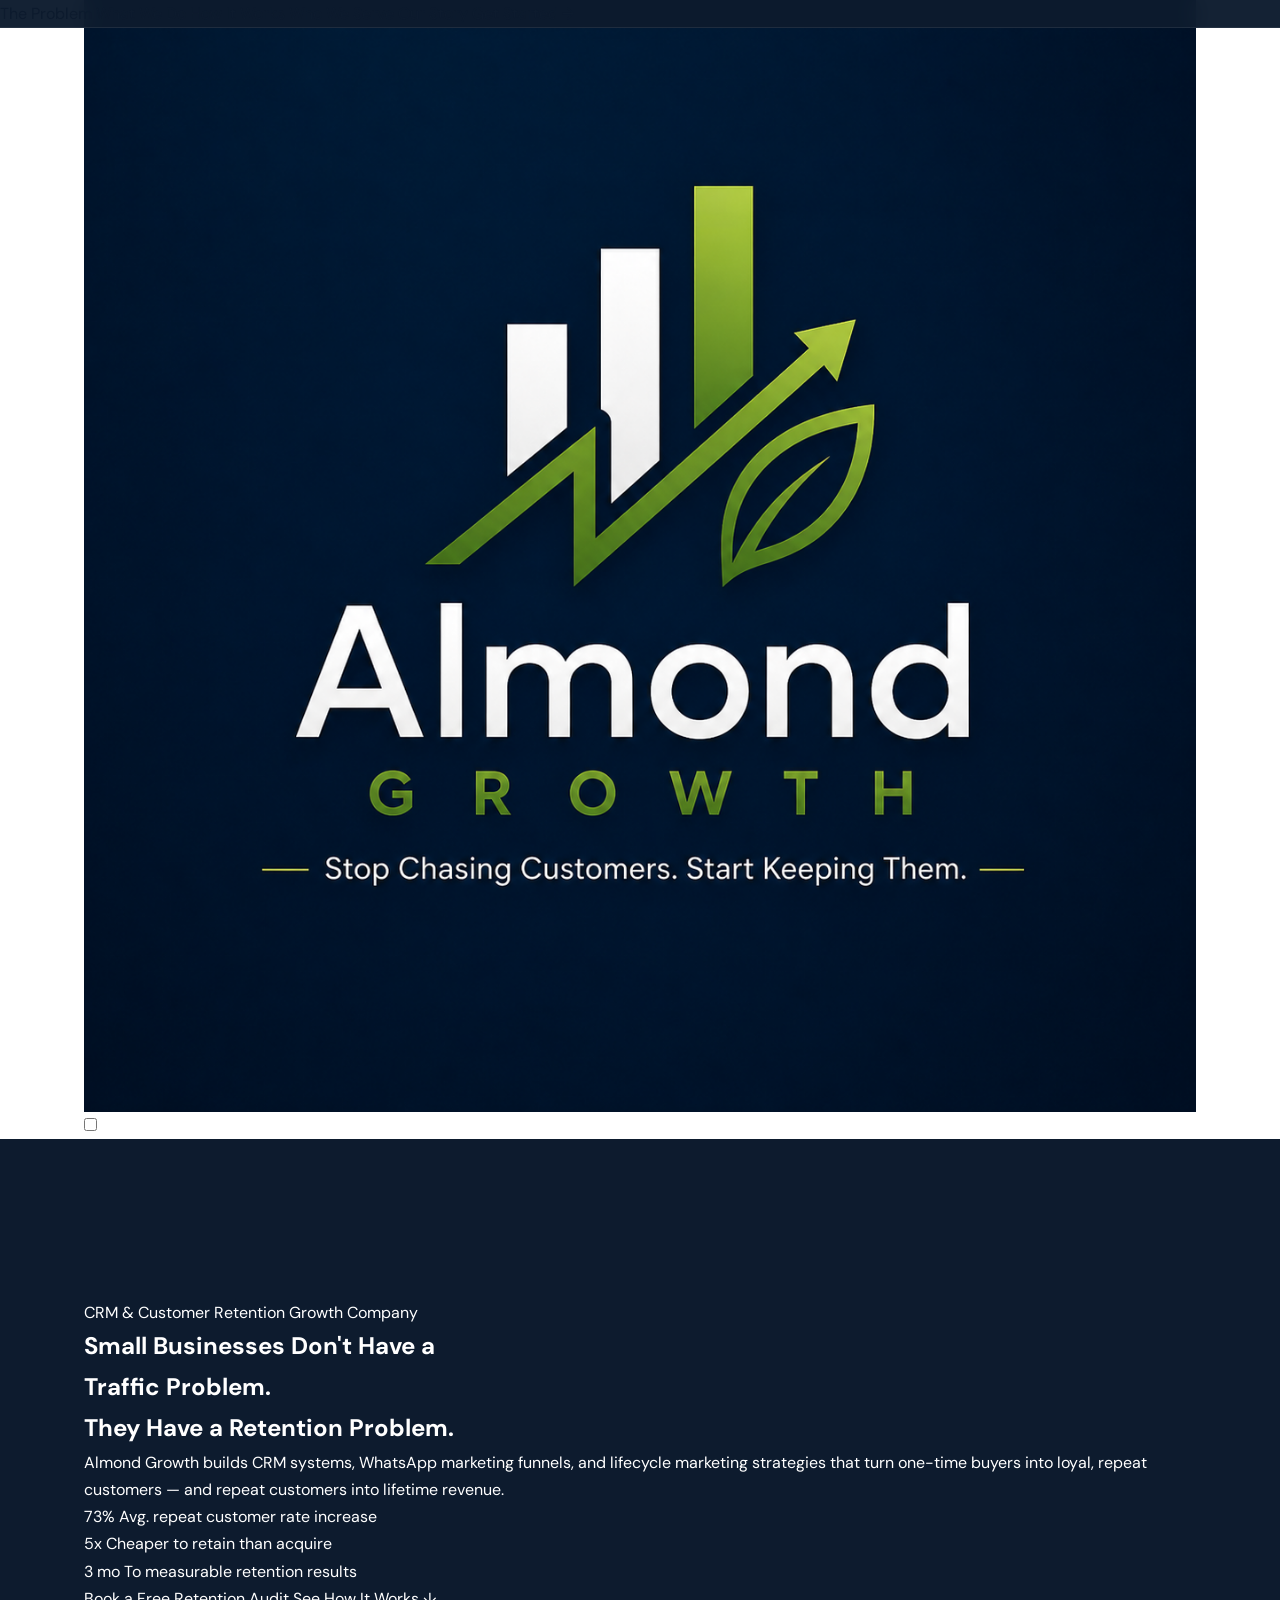
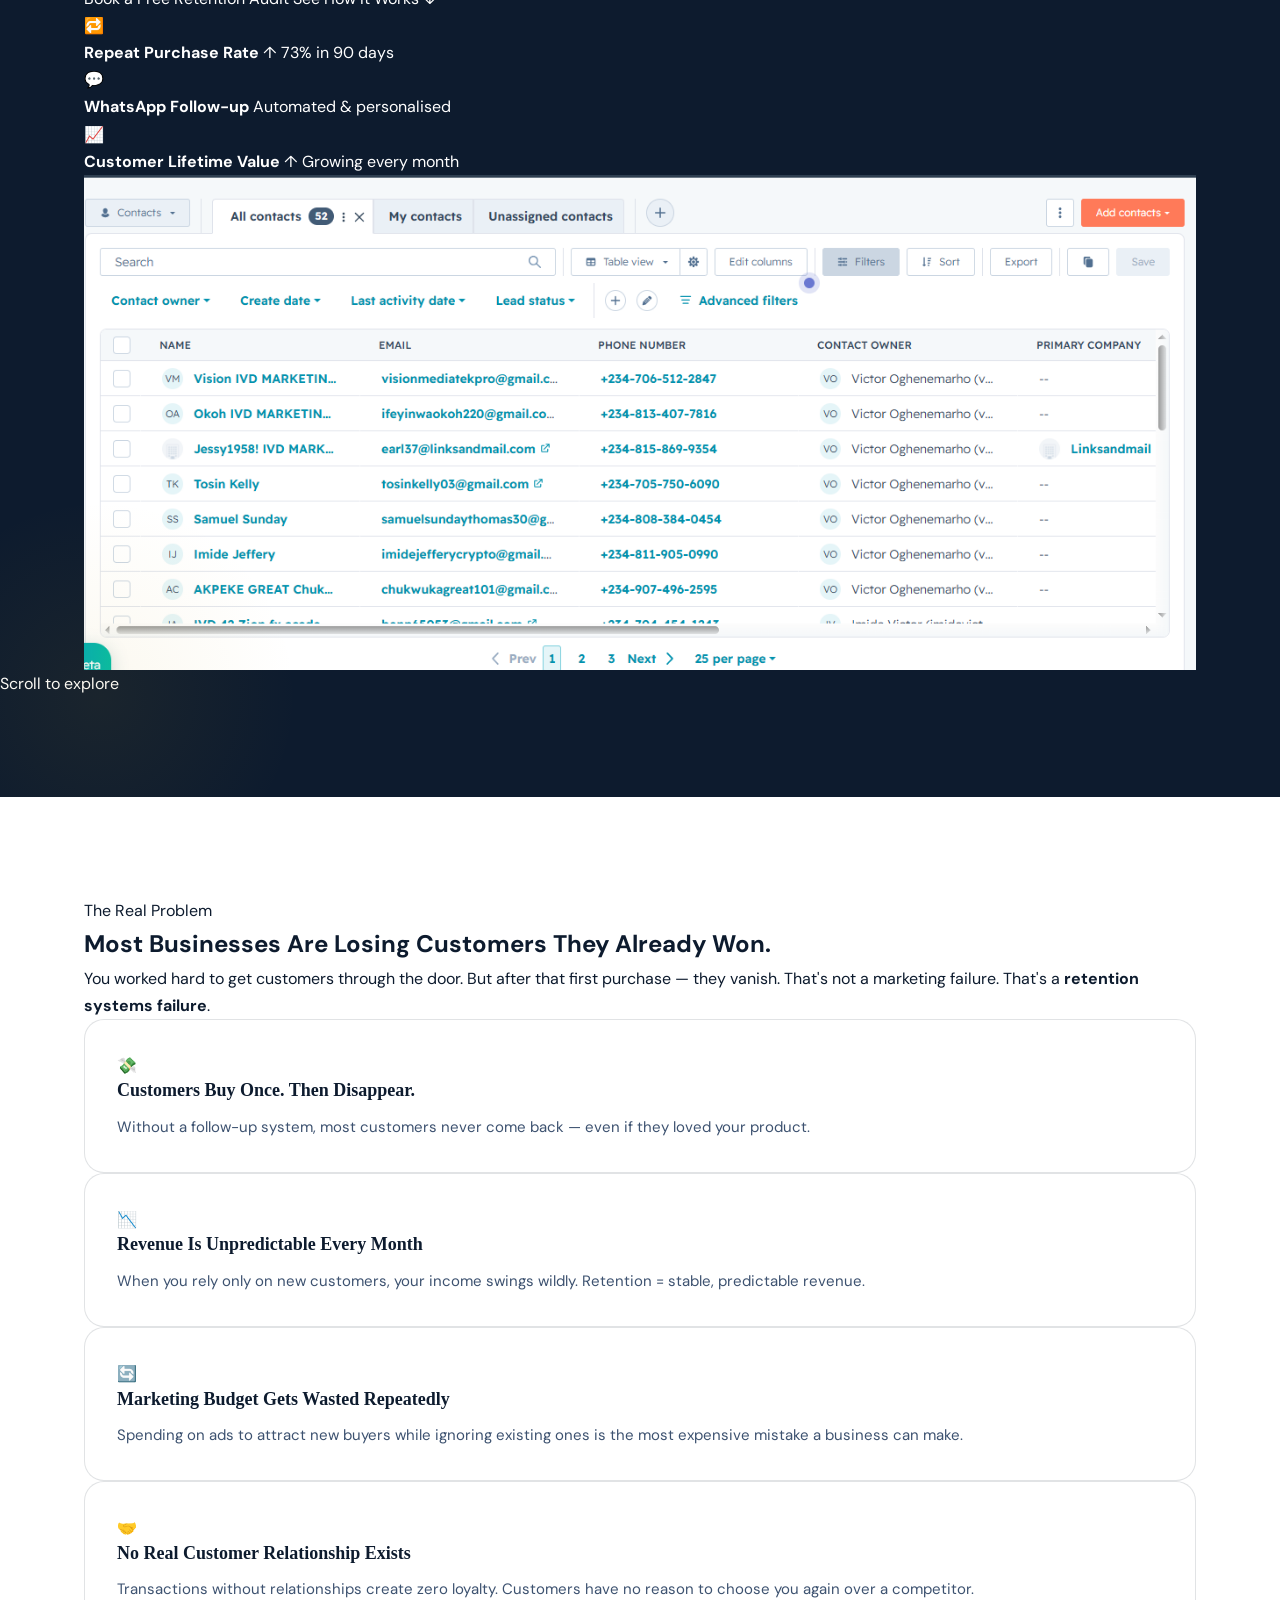
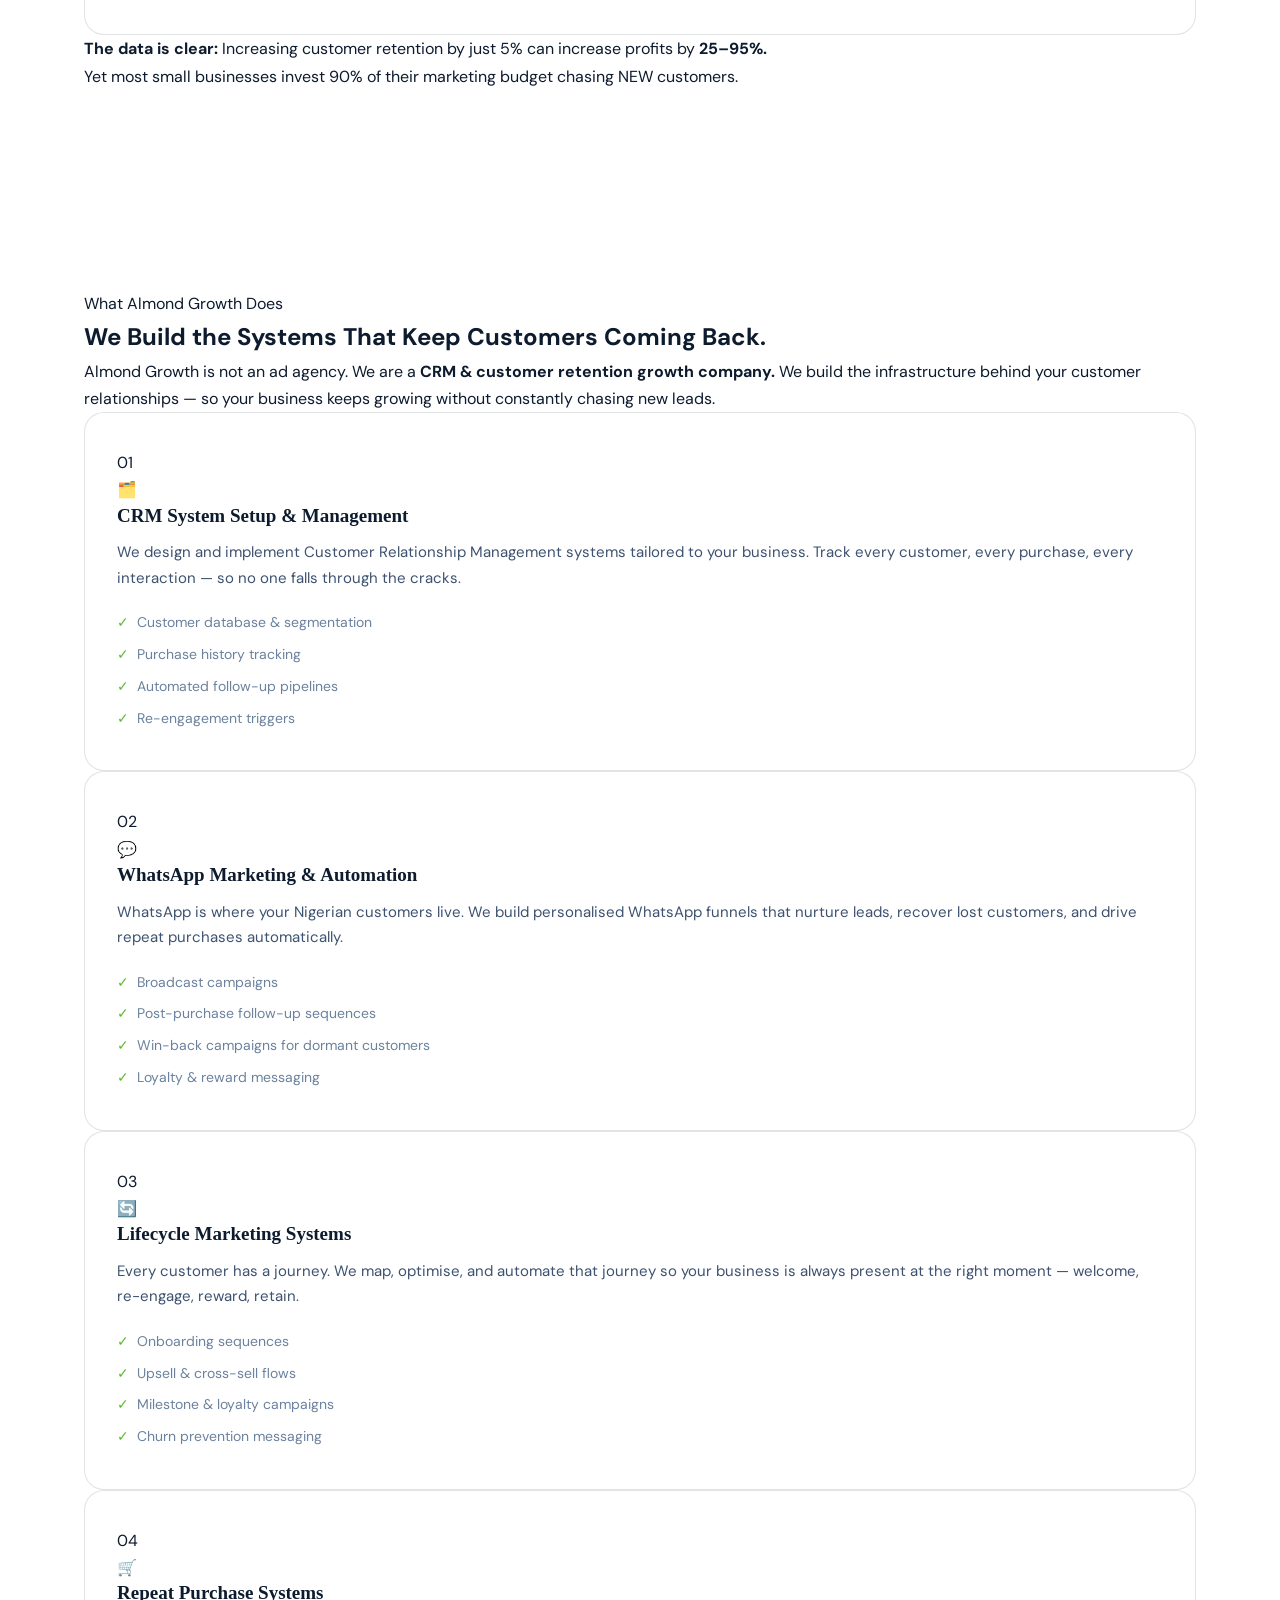
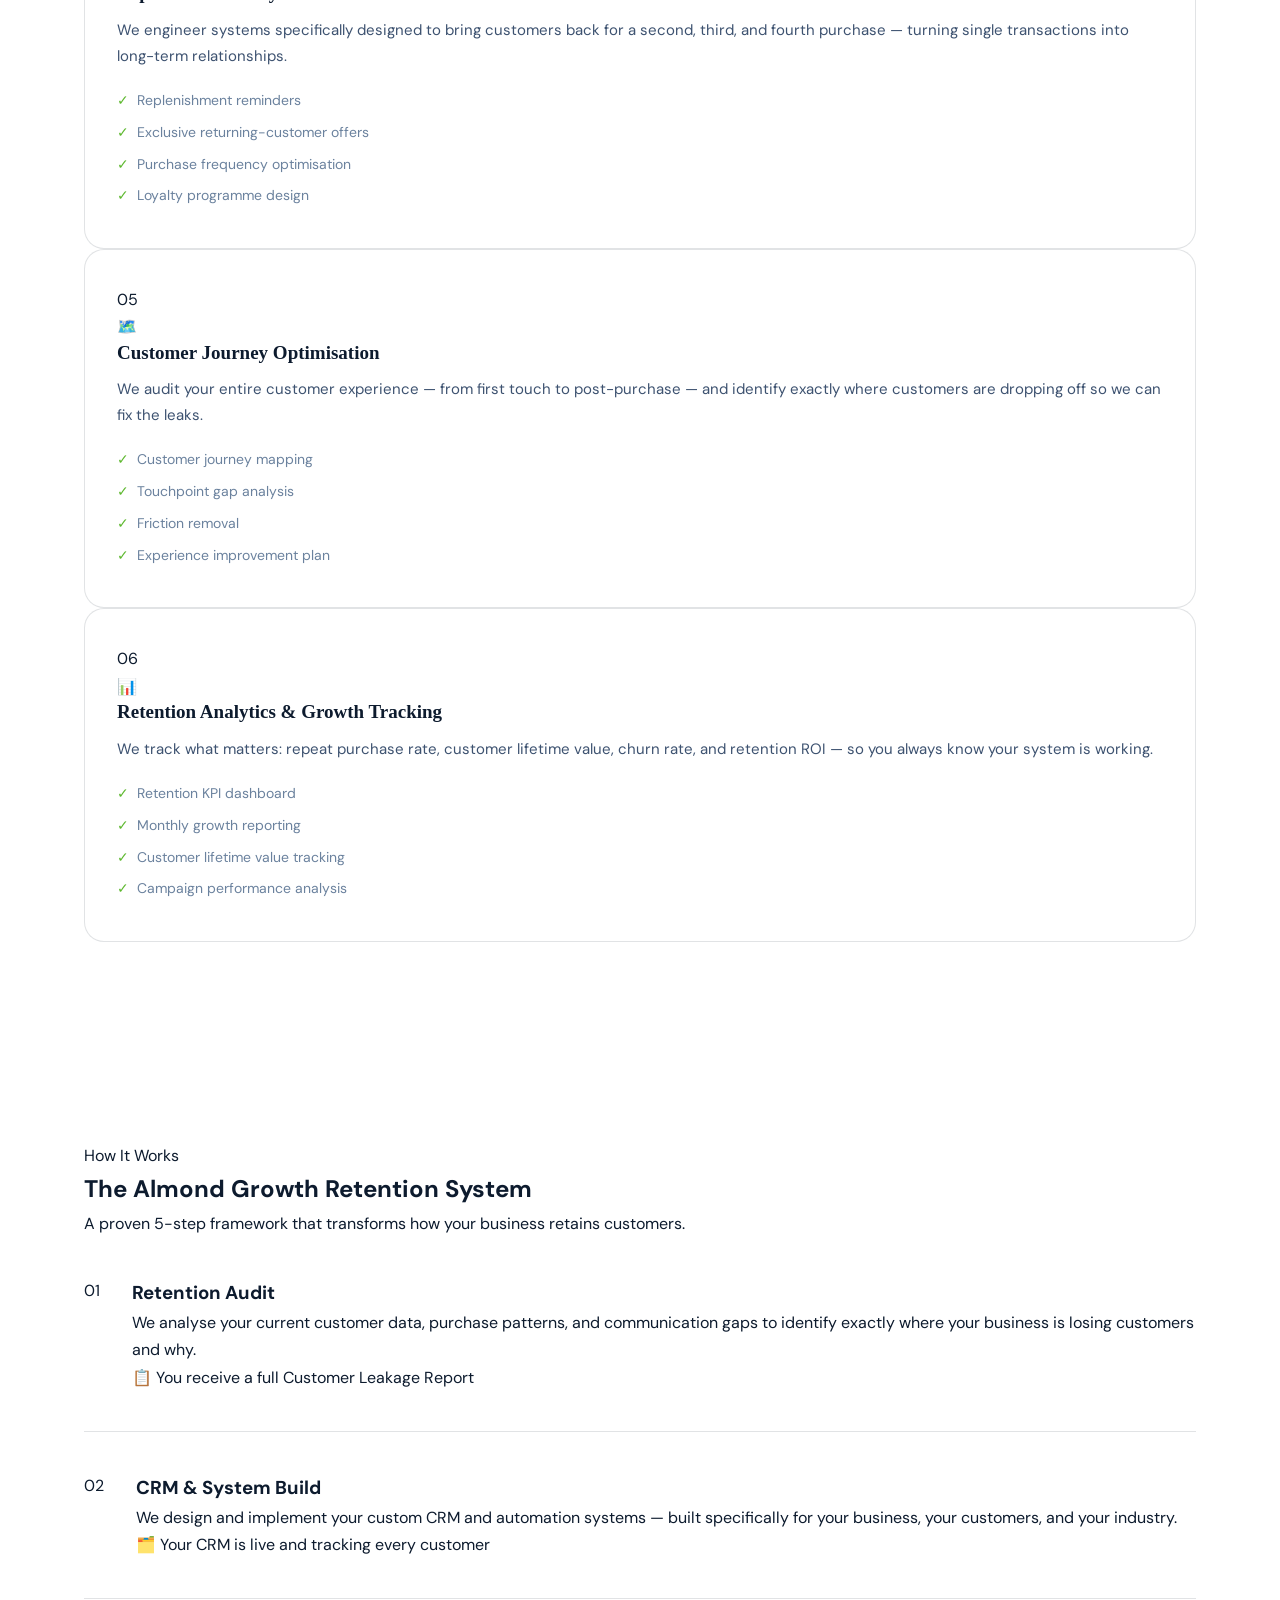
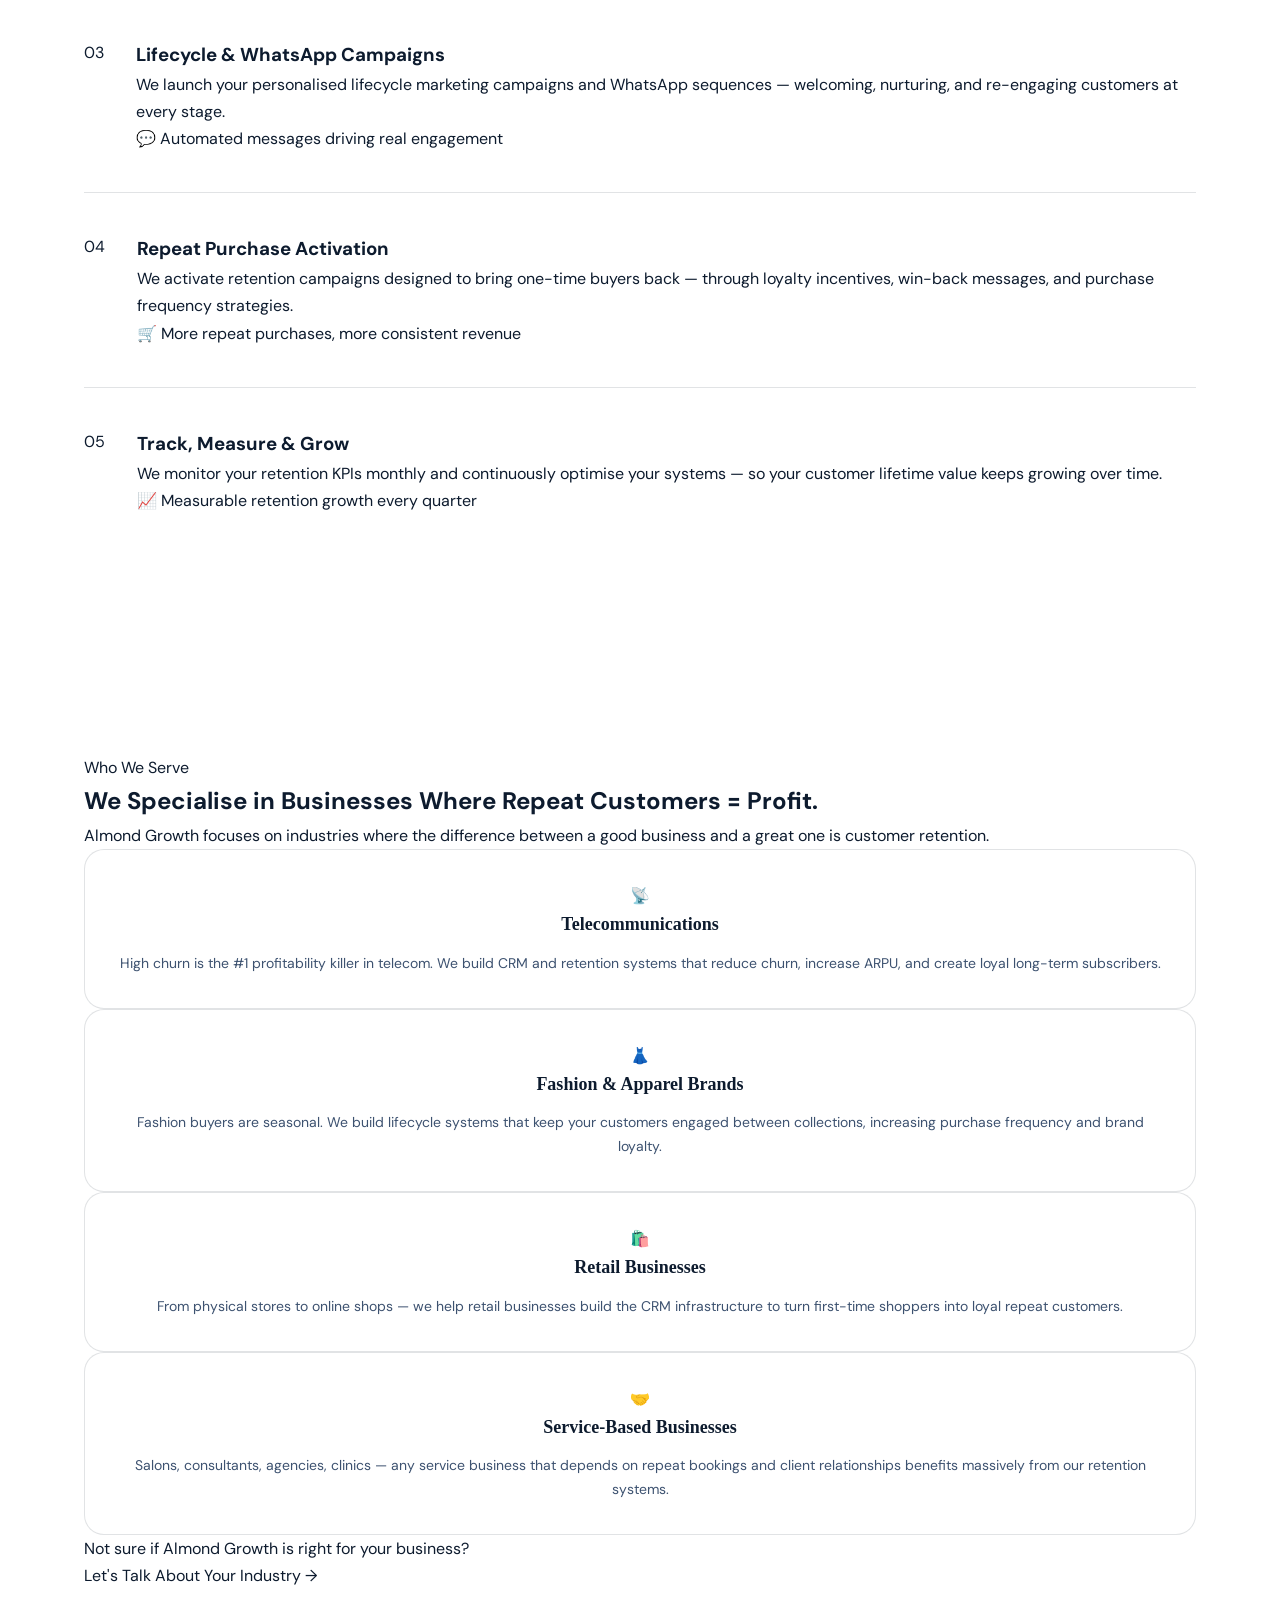
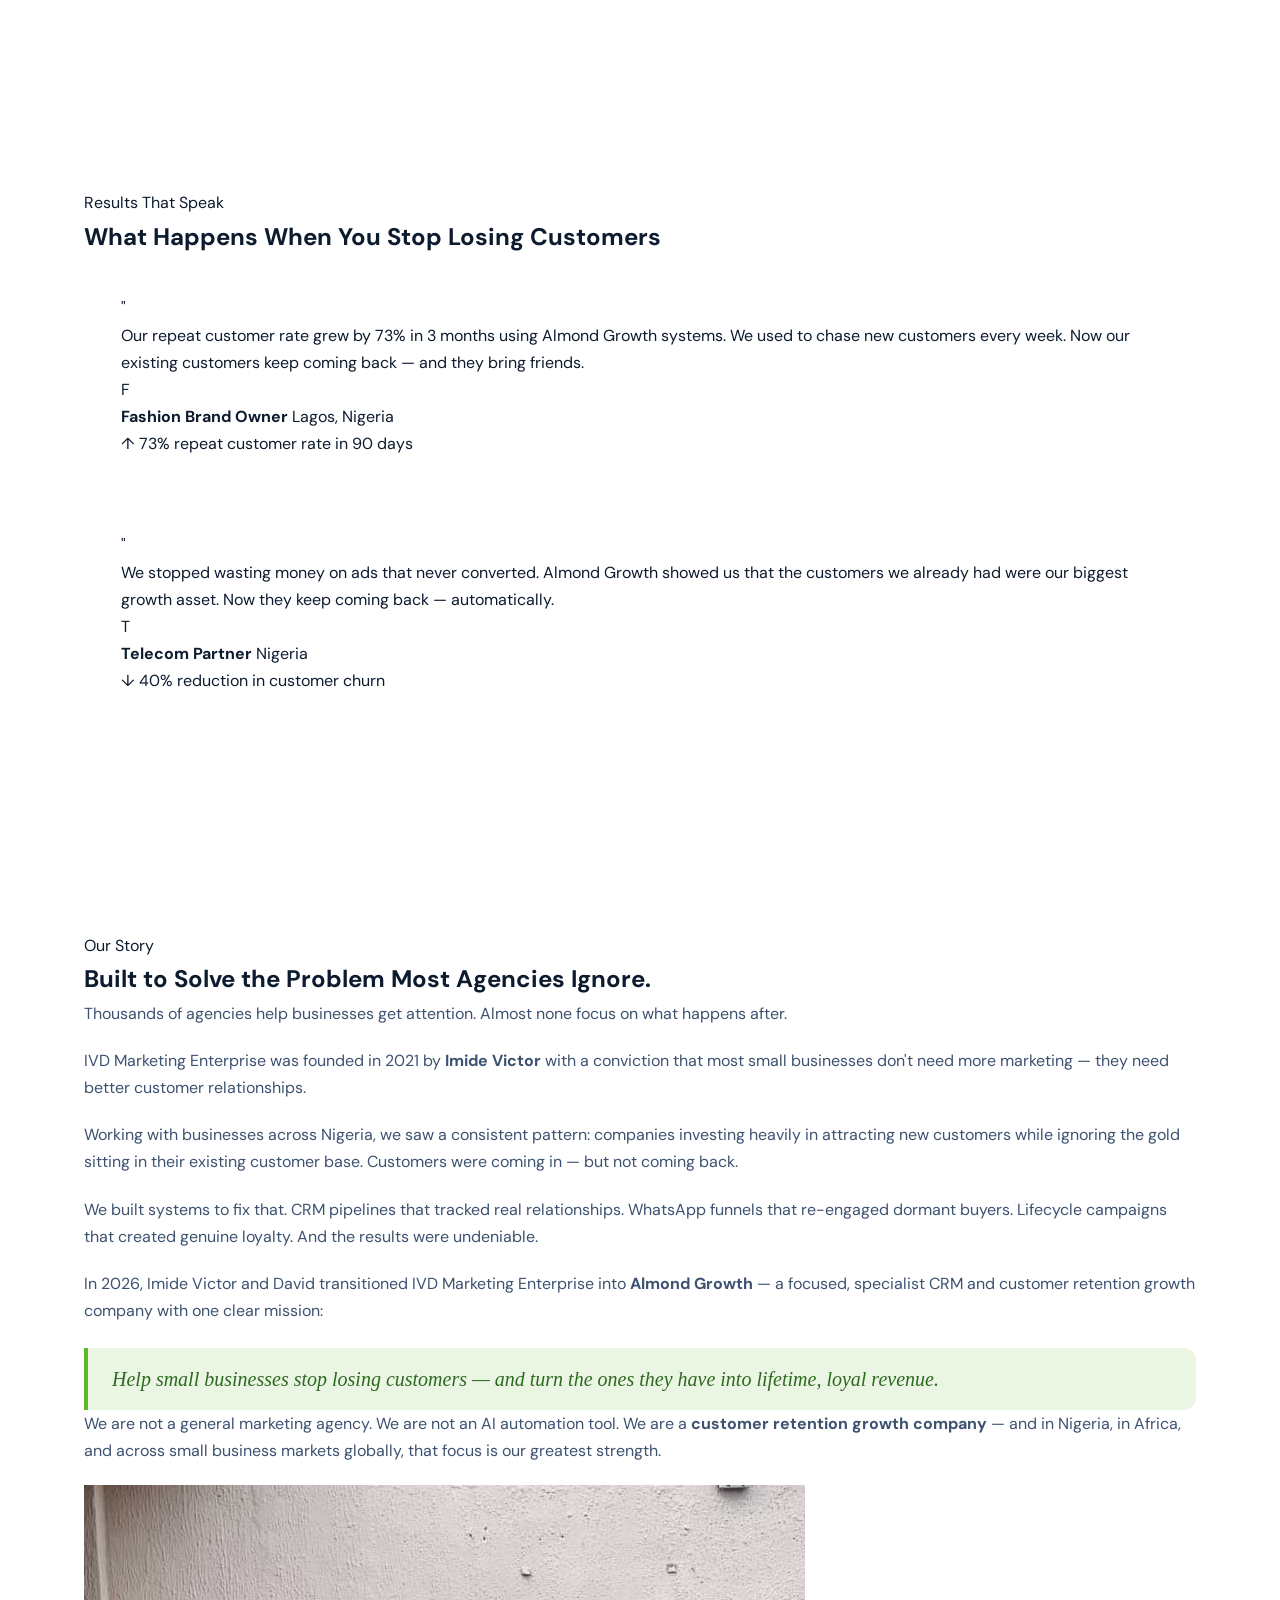
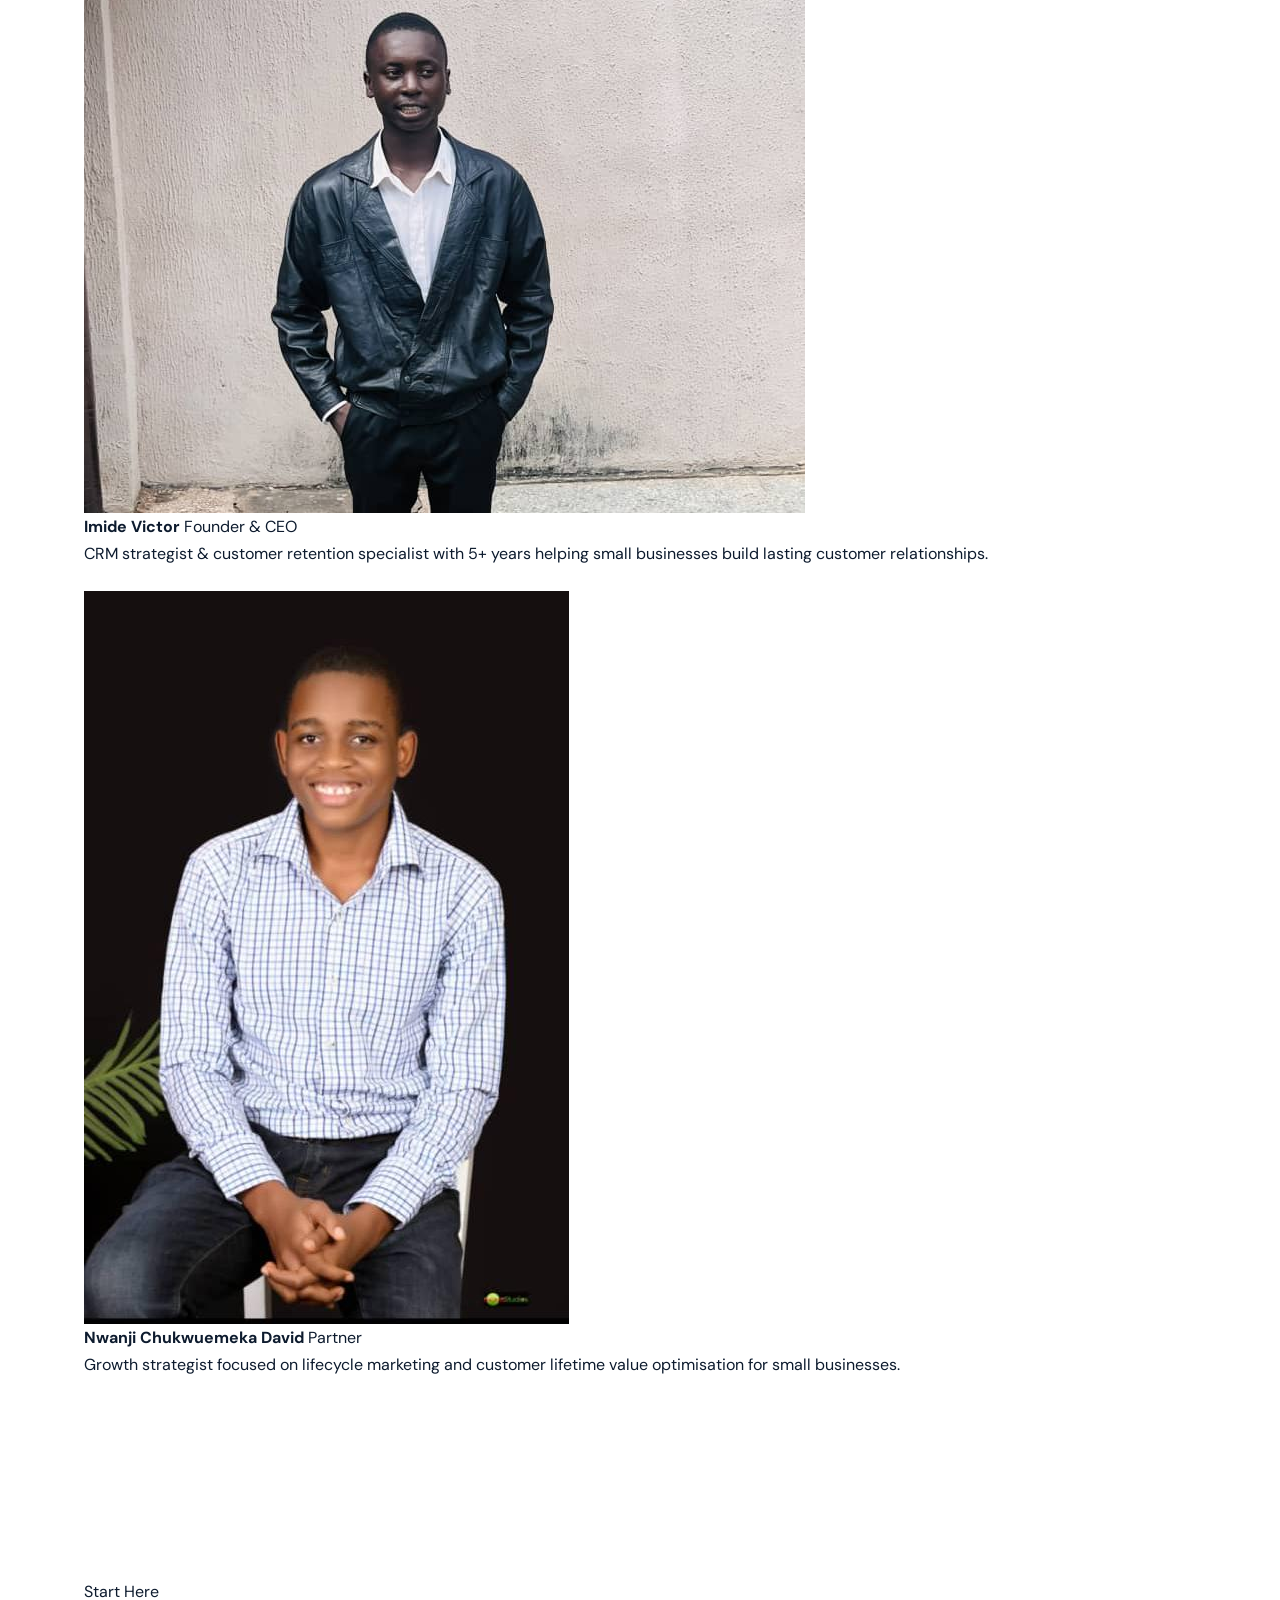
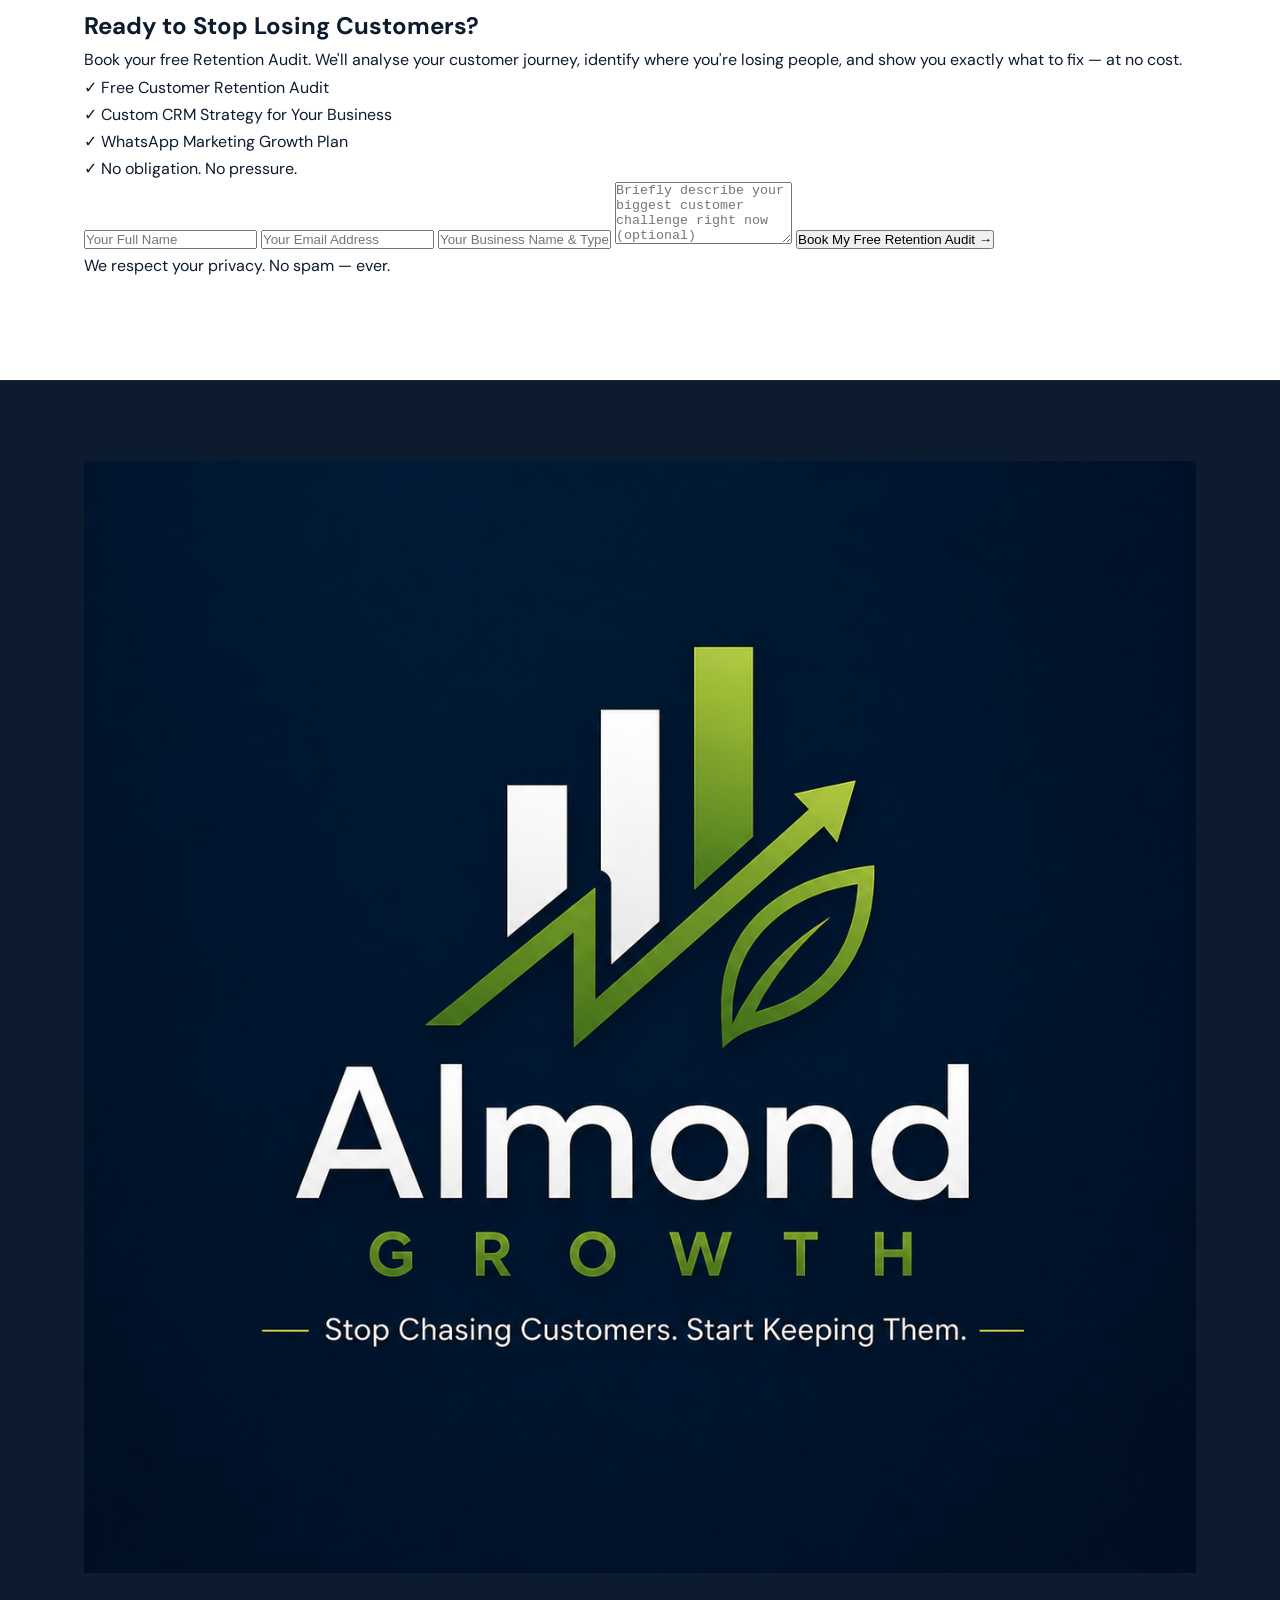
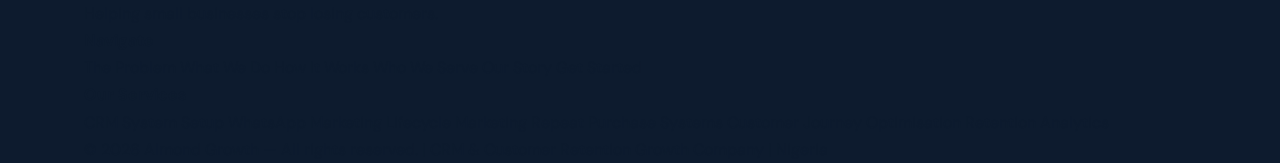
<file: index.html>
<!DOCTYPE html>
<html lang="en">
<head>
  <meta charset="UTF-8" />
  <meta name="viewport" content="width=device-width, initial-scale=1.0" />
  <title>Almond Growth — We Help Small Businesses Stop Losing Customers</title>

  <!-- ✅ SEO Meta Tags -->
  <meta name="title" content="Almond Growth — CRM & Customer Retention Growth Company">
  <meta name="description" content="Almond Growth is a CRM and customer retention growth company helping small businesses stop losing customers. We build lifecycle marketing systems, WhatsApp marketing funnels, and repeat purchase systems that turn one-time buyers into loyal, lifetime customers.">
  <meta name="keywords" content="customer retention company Nigeria, CRM systems small business, lifecycle marketing, WhatsApp marketing funnel, repeat purchase system, customer retention specialist, Almond Growth, Imide Victor, stop losing customers, customer relationship management Nigeria, retention marketing Africa">
  <meta name="author" content="Almond Growth">
  <meta name="robots" content="index, follow">
  <meta name="language" content="English">
  <meta name="revisit-after" content="7 days">
  <meta name="category" content="CRM, Customer Retention, Business Growth, Marketing">

  <!-- ✅ AI Discoverability / Structured Data Hints -->
  <meta name="application-name" content="Almond Growth">
  <meta name="subject" content="CRM and customer retention services for small businesses">
  <meta name="abstract" content="Almond Growth helps small businesses in Africa and beyond stop losing customers through CRM systems, WhatsApp marketing, lifecycle marketing, and repeat purchase automation.">
  <meta name="classification" content="Business, Marketing, CRM, Customer Retention">
  <meta name="coverage" content="Worldwide">
  <meta name="rating" content="General">

  <!-- Open Graph / Facebook -->
  <meta property="og:type" content="website">
  <meta property="og:url" content="https://www.almondgrowth.com/">
  <meta property="og:title" content="Almond Growth — We Help Small Businesses Stop Losing Customers">
  <meta property="og:description" content="Almond Growth is a CRM & customer retention growth company. We build systems that turn one-time buyers into loyal, repeat customers.">
  <meta property="og:image" content="https://www.almondgrowth.com/assets/almondgrowth-preview.jpg">
  <meta property="og:site_name" content="Almond Growth">
  <meta property="og:locale" content="en_US">

  <!-- Twitter / X Card -->
  <meta name="twitter:card" content="summary_large_image">
  <meta name="twitter:url" content="https://www.almondgrowth.com/">
  <meta name="twitter:title" content="Almond Growth — We Help Small Businesses Stop Losing Customers">
  <meta name="twitter:description" content="CRM & customer retention growth company helping businesses build systems that keep customers coming back.">
  <meta name="twitter:image" content="https://www.almondgrowth.com/assets/almondgrowth-preview.jpg">

  <!-- ✅ Google Analytics -->
  <script async src="https://www.googletagmanager.com/gtag/js?id=G-XMT574TCCL"></script>
  <script>
    window.dataLayer = window.dataLayer || [];
    function gtag(){dataLayer.push(arguments);}
    gtag('js', new Date());
    gtag('config', 'G-XMT574TCCL');
  </script>

  <!-- ✅ Google Search Console Verification -->
  <meta name="google-site-verification" content="google5c4a0eb0c234d932" />

  <!-- ✅ Structured Data (JSON-LD) for AI + Search Engines -->
  <script type="application/ld+json">
  {
    "@context": "https://schema.org",
    "@type": "Organization",
    "name": "Almond Growth",
    "url": "https://www.almondgrowth.com",
    "logo": "https://www.almondgrowth.com/logo.png",
    "description": "Almond Growth is a CRM and customer retention growth company helping small businesses stop losing customers. We specialize in CRM systems, WhatsApp marketing, lifecycle marketing, and repeat purchase automation.",
    "founder": {
      "@type": "Person",
      "name": "Imide Victor"
    },
    "foundingDate": "2021",
    "areaServed": "Worldwide",
    "serviceType": ["CRM Systems", "Customer Retention", "WhatsApp Marketing", "Lifecycle Marketing", "Repeat Purchase Systems"],
    "sameAs": []
  }
  </script>
  <script type="application/ld+json">
  {
    "@context": "https://schema.org",
    "@type": "WebSite",
    "name": "Almond Growth",
    "url": "https://www.almondgrowth.com",
    "description": "CRM and customer retention growth company. We help small businesses stop losing customers and build repeat revenue.",
    "potentialAction": {
      "@type": "SearchAction",
      "target": "https://www.almondgrowth.com/?s={search_term_string}",
      "query-input": "required name=search_term_string"
    }
  }
  </script>

  <link rel="preconnect" href="https://fonts.googleapis.com">
  <link href="https://fonts.googleapis.com/css2?family=Syne:wght@400;600;700;800&family=DM+Sans:ital,wght@0,300;0,400;0,500;1,400&display=swap" rel="stylesheet" />
  <link rel="stylesheet" href="style.css" />
</head>
<body>

  <!-- ============ HEADER ============ -->
  <header class="header" id="site-header">
    <div class="container header-inner">
      <a href="#" class="logo-wrap">
        <img src="logo.png" alt="Almond Growth Logo" class="logo" />
      </a>
      <input type="checkbox" id="menu-toggle" class="menu-toggle">
      <label for="menu-toggle" class="menu-icon" aria-label="Open navigation">
        <span></span><span></span><span></span>
      </label>
      <nav class="nav" role="navigation" aria-label="Main navigation">
        <a href="#problem">The Problem</a>
        <a href="#solution">What We Do</a>
        <a href="#process">How It Works</a>
        <a href="#industries">Who We Serve</a>
        <a href="#story">Our Story</a>
        <a href="#signup" class="btn-nav">Get Started →</a>
      </nav>
    </div>
  </header>

  <!-- ============ HERO ============ -->
  <section class="hero" id="hero" aria-label="Hero section">
    <div class="hero-bg-grid"></div>
    <div class="hero-orb hero-orb-1"></div>
    <div class="hero-orb hero-orb-2"></div>
    <div class="container hero-inner">
      <div class="hero-text animate-up">
        <div class="hero-eyebrow">
          <span class="eyebrow-dot"></span>
          CRM &amp; Customer Retention Growth Company
        </div>
        <h1>
          Small Businesses Don't Have a<br>
          <span class="highlight">Traffic Problem.</span><br>
          They Have a <span class="highlight">Retention Problem.</span>
        </h1>
        <p class="hero-sub">
          Almond Growth builds CRM systems, WhatsApp marketing funnels, and lifecycle marketing strategies that turn one-time buyers into loyal, repeat customers — and repeat customers into lifetime revenue.
        </p>
        <div class="hero-stats">
          <div class="stat">
            <span class="stat-num" data-target="73">0</span><span class="stat-sym">%</span>
            <span class="stat-label">Avg. repeat customer rate increase</span>
          </div>
          <div class="stat-divider"></div>
          <div class="stat">
            <span class="stat-num" data-target="5">0</span><span class="stat-sym">x</span>
            <span class="stat-label">Cheaper to retain than acquire</span>
          </div>
          <div class="stat-divider"></div>
          <div class="stat">
            <span class="stat-num" data-target="3">0</span><span class="stat-sym"> mo</span>
            <span class="stat-label">To measurable retention results</span>
          </div>
        </div>
        <div class="cta-group">
          <a href="#signup" class="btn-primary">Book a Free Retention Audit</a>
          <a href="#solution" class="btn-ghost">See How It Works ↓</a>
        </div>
      </div>
      <div class="hero-visual animate-fade">
        <div class="retention-card card-1">
          <div class="card-icon">🔁</div>
          <div class="card-text">
            <strong>Repeat Purchase Rate</strong>
            <span class="trend up">↑ 73% in 90 days</span>
          </div>
        </div>
        <div class="retention-card card-2">
          <div class="card-icon">💬</div>
          <div class="card-text">
            <strong>WhatsApp Follow-up</strong>
            <span class="trend up">Automated &amp; personalised</span>
          </div>
        </div>
        <div class="retention-card card-3">
          <div class="card-icon">📈</div>
          <div class="card-text">
            <strong>Customer Lifetime Value</strong>
            <span class="trend up">↑ Growing every month</span>
          </div>
        </div>
        <img src="crm.png" alt="CRM Retention Dashboard — Almond Growth" class="hero-img" />
      </div>
    </div>
    <div class="scroll-indicator">
      <div class="scroll-line"></div>
      <span>Scroll to explore</span>
    </div>
  </section>

  <!-- ============ THE REAL PROBLEM ============ -->
  <section id="problem" class="section section-problem" aria-label="The retention problem">
    <div class="container">
      <div class="section-label animate-up">The Real Problem</div>
      <h2 class="animate-up">Most Businesses Are Losing Customers <span class="highlight">They Already Won.</span></h2>
      <p class="section-intro animate-up">
        You worked hard to get customers through the door. But after that first purchase — they vanish. That's not a marketing failure. That's a <strong>retention systems failure</strong>.
      </p>
      <div class="problem-grid animate-up">
        <div class="problem-card">
          <div class="problem-icon">💸</div>
          <h3>Customers Buy Once. Then Disappear.</h3>
          <p>Without a follow-up system, most customers never come back — even if they loved your product.</p>
        </div>
        <div class="problem-card">
          <div class="problem-icon">📉</div>
          <h3>Revenue Is Unpredictable Every Month</h3>
          <p>When you rely only on new customers, your income swings wildly. Retention = stable, predictable revenue.</p>
        </div>
        <div class="problem-card">
          <div class="problem-icon">🔄</div>
          <h3>Marketing Budget Gets Wasted Repeatedly</h3>
          <p>Spending on ads to attract new buyers while ignoring existing ones is the most expensive mistake a business can make.</p>
        </div>
        <div class="problem-card">
          <div class="problem-icon">🤝</div>
          <h3>No Real Customer Relationship Exists</h3>
          <p>Transactions without relationships create zero loyalty. Customers have no reason to choose you again over a competitor.</p>
        </div>
      </div>
      <div class="problem-callout animate-up">
        <p>
          <strong>The data is clear:</strong> Increasing customer retention by just 5% can increase profits by <strong>25–95%.</strong><br>
          Yet most small businesses invest 90% of their marketing budget chasing NEW customers.
        </p>
      </div>
    </div>
  </section>

  <!-- ============ WHAT WE DO ============ -->
  <section id="solution" class="section section-solution" aria-label="Almond Growth services">
    <div class="container">
      <div class="section-label animate-up">What Almond Growth Does</div>
      <h2 class="animate-up">We Build the Systems That Keep <span class="highlight">Customers Coming Back.</span></h2>
      <p class="section-intro animate-up">
        Almond Growth is not an ad agency. We are a <strong>CRM &amp; customer retention growth company.</strong> We build the infrastructure behind your customer relationships — so your business keeps growing without constantly chasing new leads.
      </p>
      <div class="services-grid animate-up">

        <div class="service-card featured">
          <div class="service-number">01</div>
          <div class="service-icon">🗂️</div>
          <h3>CRM System Setup &amp; Management</h3>
          <p>We design and implement Customer Relationship Management systems tailored to your business. Track every customer, every purchase, every interaction — so no one falls through the cracks.</p>
          <ul class="service-list">
            <li>Customer database &amp; segmentation</li>
            <li>Purchase history tracking</li>
            <li>Automated follow-up pipelines</li>
            <li>Re-engagement triggers</li>
          </ul>
        </div>

        <div class="service-card">
          <div class="service-number">02</div>
          <div class="service-icon">💬</div>
          <h3>WhatsApp Marketing &amp; Automation</h3>
          <p>WhatsApp is where your Nigerian customers live. We build personalised WhatsApp funnels that nurture leads, recover lost customers, and drive repeat purchases automatically.</p>
          <ul class="service-list">
            <li>Broadcast campaigns</li>
            <li>Post-purchase follow-up sequences</li>
            <li>Win-back campaigns for dormant customers</li>
            <li>Loyalty &amp; reward messaging</li>
          </ul>
        </div>

        <div class="service-card">
          <div class="service-number">03</div>
          <div class="service-icon">🔄</div>
          <h3>Lifecycle Marketing Systems</h3>
          <p>Every customer has a journey. We map, optimise, and automate that journey so your business is always present at the right moment — welcome, re-engage, reward, retain.</p>
          <ul class="service-list">
            <li>Onboarding sequences</li>
            <li>Upsell &amp; cross-sell flows</li>
            <li>Milestone &amp; loyalty campaigns</li>
            <li>Churn prevention messaging</li>
          </ul>
        </div>

        <div class="service-card">
          <div class="service-number">04</div>
          <div class="service-icon">🛒</div>
          <h3>Repeat Purchase Systems</h3>
          <p>We engineer systems specifically designed to bring customers back for a second, third, and fourth purchase — turning single transactions into long-term relationships.</p>
          <ul class="service-list">
            <li>Replenishment reminders</li>
            <li>Exclusive returning-customer offers</li>
            <li>Purchase frequency optimisation</li>
            <li>Loyalty programme design</li>
          </ul>
        </div>

        <div class="service-card">
          <div class="service-number">05</div>
          <div class="service-icon">🗺️</div>
          <h3>Customer Journey Optimisation</h3>
          <p>We audit your entire customer experience — from first touch to post-purchase — and identify exactly where customers are dropping off so we can fix the leaks.</p>
          <ul class="service-list">
            <li>Customer journey mapping</li>
            <li>Touchpoint gap analysis</li>
            <li>Friction removal</li>
            <li>Experience improvement plan</li>
          </ul>
        </div>

        <div class="service-card">
          <div class="service-number">06</div>
          <div class="service-icon">📊</div>
          <h3>Retention Analytics &amp; Growth Tracking</h3>
          <p>We track what matters: repeat purchase rate, customer lifetime value, churn rate, and retention ROI — so you always know your system is working.</p>
          <ul class="service-list">
            <li>Retention KPI dashboard</li>
            <li>Monthly growth reporting</li>
            <li>Customer lifetime value tracking</li>
            <li>Campaign performance analysis</li>
          </ul>
        </div>

      </div>
    </div>
  </section>

  <!-- ============ HOW IT WORKS ============ -->
  <section id="process" class="section section-process" aria-label="Almond Growth process">
    <div class="container">
      <div class="section-label animate-up">How It Works</div>
      <h2 class="animate-up">The Almond Growth <span class="highlight">Retention System</span></h2>
      <p class="section-intro animate-up">A proven 5-step framework that transforms how your business retains customers.</p>
      <div class="process-timeline animate-up">

        <div class="process-step">
          <div class="step-number">01</div>
          <div class="step-content">
            <h3>Retention Audit</h3>
            <p>We analyse your current customer data, purchase patterns, and communication gaps to identify exactly where your business is losing customers and why.</p>
            <div class="step-outcome">📋 You receive a full Customer Leakage Report</div>
          </div>
        </div>

        <div class="process-connector"></div>

        <div class="process-step">
          <div class="step-number">02</div>
          <div class="step-content">
            <h3>CRM &amp; System Build</h3>
            <p>We design and implement your custom CRM and automation systems — built specifically for your business, your customers, and your industry.</p>
            <div class="step-outcome">🗂️ Your CRM is live and tracking every customer</div>
          </div>
        </div>

        <div class="process-connector"></div>

        <div class="process-step">
          <div class="step-number">03</div>
          <div class="step-content">
            <h3>Lifecycle &amp; WhatsApp Campaigns</h3>
            <p>We launch your personalised lifecycle marketing campaigns and WhatsApp sequences — welcoming, nurturing, and re-engaging customers at every stage.</p>
            <div class="step-outcome">💬 Automated messages driving real engagement</div>
          </div>
        </div>

        <div class="process-connector"></div>

        <div class="process-step">
          <div class="step-number">04</div>
          <div class="step-content">
            <h3>Repeat Purchase Activation</h3>
            <p>We activate retention campaigns designed to bring one-time buyers back — through loyalty incentives, win-back messages, and purchase frequency strategies.</p>
            <div class="step-outcome">🛒 More repeat purchases, more consistent revenue</div>
          </div>
        </div>

        <div class="process-connector"></div>

        <div class="process-step">
          <div class="step-number">05</div>
          <div class="step-content">
            <h3>Track, Measure &amp; Grow</h3>
            <p>We monitor your retention KPIs monthly and continuously optimise your systems — so your customer lifetime value keeps growing over time.</p>
            <div class="step-outcome">📈 Measurable retention growth every quarter</div>
          </div>
        </div>

      </div>
    </div>
  </section>

  <!-- ============ WHO WE SERVE ============ -->
  <section id="industries" class="section section-industries" aria-label="Industries served by Almond Growth">
    <div class="container">
      <div class="section-label animate-up">Who We Serve</div>
      <h2 class="animate-up">We Specialise in Businesses Where <span class="highlight">Repeat Customers = Profit.</span></h2>
      <p class="section-intro animate-up">Almond Growth focuses on industries where the difference between a good business and a great one is customer retention.</p>
      <div class="industries-grid animate-up">

        <div class="industry-card">
          <div class="ind-icon">📡</div>
          <h3>Telecommunications</h3>
          <p>High churn is the #1 profitability killer in telecom. We build CRM and retention systems that reduce churn, increase ARPU, and create loyal long-term subscribers.</p>
        </div>

        <div class="industry-card">
          <div class="ind-icon">👗</div>
          <h3>Fashion &amp; Apparel Brands</h3>
          <p>Fashion buyers are seasonal. We build lifecycle systems that keep your customers engaged between collections, increasing purchase frequency and brand loyalty.</p>
        </div>

        <div class="industry-card">
          <div class="ind-icon">🛍️</div>
          <h3>Retail Businesses</h3>
          <p>From physical stores to online shops — we help retail businesses build the CRM infrastructure to turn first-time shoppers into loyal repeat customers.</p>
        </div>

        <div class="industry-card">
          <div class="ind-icon">🤝</div>
          <h3>Service-Based Businesses</h3>
          <p>Salons, consultants, agencies, clinics — any service business that depends on repeat bookings and client relationships benefits massively from our retention systems.</p>
        </div>

      </div>
      <div class="industries-cta animate-up">
        <p>Not sure if Almond Growth is right for your business?</p>
        <a href="#signup" class="btn-primary">Let's Talk About Your Industry →</a>
      </div>
    </div>
  </section>

  <!-- ============ SOCIAL PROOF ============ -->
  <section id="social-proof" class="section section-proof" aria-label="Client testimonials">
    <div class="container">
      <div class="section-label animate-up">Results That Speak</div>
      <h2 class="animate-up">What Happens When You <span class="highlight">Stop Losing Customers</span></h2>
      <div class="testimonials animate-up">

        <div class="testimonial-card">
          <div class="quote-mark">"</div>
          <p>Our repeat customer rate grew by 73% in 3 months using Almond Growth systems. We used to chase new customers every week. Now our existing customers keep coming back — and they bring friends.</p>
          <div class="testimonial-author">
            <div class="author-avatar">F</div>
            <div>
              <strong>Fashion Brand Owner</strong>
              <span>Lagos, Nigeria</span>
            </div>
          </div>
          <div class="testimonial-result">↑ 73% repeat customer rate in 90 days</div>
        </div>

        <div class="testimonial-card">
          <div class="quote-mark">"</div>
          <p>We stopped wasting money on ads that never converted. Almond Growth showed us that the customers we already had were our biggest growth asset. Now they keep coming back — automatically.</p>
          <div class="testimonial-author">
            <div class="author-avatar">T</div>
            <div>
              <strong>Telecom Partner</strong>
              <span>Nigeria</span>
            </div>
          </div>
          <div class="testimonial-result">↓ 40% reduction in customer churn</div>
        </div>

      </div>
    </div>
  </section>

  <!-- ============ BRAND STORY ============ -->
  <section id="story" class="section section-story" aria-label="About Almond Growth">
    <div class="container">
      <div class="section-label animate-up">Our Story</div>
      <h2 class="animate-up">Built to Solve the Problem <span class="highlight">Most Agencies Ignore.</span></h2>
      <div class="story-grid animate-up">

        <div class="story-text">
          <p class="story-lead">Thousands of agencies help businesses get attention. Almost none focus on what happens after.</p>
          <p>IVD Marketing Enterprise was founded in 2021 by <strong>Imide Victor</strong> with a conviction that most small businesses don't need more marketing — they need better customer relationships.</p>
          <p>Working with businesses across Nigeria, we saw a consistent pattern: companies investing heavily in attracting new customers while ignoring the gold sitting in their existing customer base. Customers were coming in — but not coming back.</p>
          <p>We built systems to fix that. CRM pipelines that tracked real relationships. WhatsApp funnels that re-engaged dormant buyers. Lifecycle campaigns that created genuine loyalty. And the results were undeniable.</p>
          <p>In 2026, Imide Victor and David transitioned IVD Marketing Enterprise into <strong>Almond Growth</strong> — a focused, specialist CRM and customer retention growth company with one clear mission:</p>
          <blockquote class="story-quote">Help small businesses stop losing customers — and turn the ones they have into lifetime, loyal revenue.</blockquote>
          <p>We are not a general marketing agency. We are not an AI automation tool. We are a <strong>customer retention growth company</strong> — and in Nigeria, in Africa, and across small business markets globally, that focus is our greatest strength.</p>
        </div>

        <div class="story-team">
          <div class="team-member">
            <div class="member-photo">
              <img src="CEO.jpeg" alt="Imide Victor, Founder and CEO of Almond Growth" />
            </div>
            <div class="member-info">
              <strong>Imide Victor</strong>
              <span>Founder &amp; CEO</span>
              <p>CRM strategist &amp; customer retention specialist with 5+ years helping small businesses build lasting customer relationships.</p>
            </div>
          </div>
          <div class="team-member">
            <div class="member-photo">
              <img src="partnersss.jpeg" alt="Nwanji Chukwuemeka David, Partner at Almond Growth" />
            </div>
            <div class="member-info">
              <strong>Nwanji Chukwuemeka David</strong>
              <span>Partner</span>
              <p>Growth strategist focused on lifecycle marketing and customer lifetime value optimisation for small businesses.</p>
            </div>
          </div>
        </div>

      </div>
    </div>
  </section>

  <!-- ============ SIGN-UP FORM ============ -->
  <section id="signup" class="section section-signup" aria-label="Get started with Almond Growth">
    <div class="container">
      <div class="signup-inner animate-up">
        <div class="signup-text">
          <div class="section-label">Start Here</div>
          <h2>Ready to Stop <span class="highlight">Losing Customers?</span></h2>
          <p>Book your free Retention Audit. We'll analyse your customer journey, identify where you're losing people, and show you exactly what to fix — at no cost.</p>
          <div class="signup-benefits">
            <div class="benefit">✓ Free Customer Retention Audit</div>
            <div class="benefit">✓ Custom CRM Strategy for Your Business</div>
            <div class="benefit">✓ WhatsApp Marketing Growth Plan</div>
            <div class="benefit">✓ No obligation. No pressure.</div>
          </div>
        </div>
        <div class="signup-form-wrap">
          <form id="growth-form" action="https://formspree.io/f/xgodoqzp" method="POST" class="signup-form">
            <input type="text" name="name" placeholder="Your Full Name" required autocomplete="name" />
            <input type="email" name="_replyto" placeholder="Your Email Address" required autocomplete="email" />
            <input type="text" name="business" placeholder="Your Business Name &amp; Type" />
            <textarea name="message" rows="4" placeholder="Briefly describe your biggest customer challenge right now (optional)"></textarea>
            <button type="submit" class="btn-primary btn-full">Book My Free Retention Audit →</button>
            <p class="form-note">We respect your privacy. No spam — ever.</p>
          </form>
          <div id="form-message" class="thank-you-message" style="display:none;">
            <div class="ty-icon">🎉</div>
            <h3>You're on your way to better retention!</h3>
            <p>We've received your details. A member of the Almond Growth team will be in touch within 24 hours with your free Retention Audit plan.</p>
            <p class="ty-sub">In the meantime, follow us for CRM tips and customer retention strategies.</p>
          </div>
        </div>
      </div>
    </div>
  </section>

  <!-- ============ FOOTER ============ -->
  <footer class="footer" aria-label="Footer">
    <div class="container footer-inner">
      <div class="footer-brand">
        <img src="logo.png" alt="Almond Growth Logo" class="footer-logo" />
        <p>CRM &amp; Customer Retention Growth Company.<br>Helping small businesses stop losing customers.</p>
      </div>
      <div class="footer-links">
        <h4>Navigate</h4>
        <a href="#problem">The Problem</a>
        <a href="#solution">What We Do</a>
        <a href="#process">How It Works</a>
        <a href="#industries">Who We Serve</a>
        <a href="#story">Our Story</a>
        <a href="#signup">Get Started</a>
      </div>
      <div class="footer-services">
        <h4>Our Services</h4>
        <span>CRM System Setup</span>
        <span>WhatsApp Marketing</span>
        <span>Lifecycle Marketing</span>
        <span>Repeat Purchase Systems</span>
        <span>Customer Journey Optimisation</span>
        <span>Retention Analytics</span>
      </div>
    </div>
    <div class="footer-bottom">
      <div class="container">
        <p>© 2026 Almond Growth — All rights reserved. | CRM &amp; Customer Retention Growth Company | Nigeria</p>
      </div>
    </div>
  </footer>

  <!-- ============ SCRIPTS ============ -->
  <script>
    // === Form Submission ===
    const form = document.getElementById('growth-form');
    const message = document.getElementById('form-message');
    if (form) {
      form.addEventListener('submit', async (e) => {
        e.preventDefault();
        const btn = form.querySelector('button[type="submit"]');
        btn.textContent = 'Sending…';
        btn.disabled = true;
        try {
          const formData = new FormData(form);
          const response = await fetch(form.action, {
            method: 'POST', body: formData,
            headers: { 'Accept': 'application/json' }
          });
          if (response.ok) {
            form.style.display = 'none';
            message.style.display = 'flex';
          } else {
            btn.textContent = 'Book My Free Retention Audit →';
            btn.disabled = false;
            alert('There was an issue. Please try again later.');
          }
        } catch(err) {
          btn.textContent = 'Book My Free Retention Audit →';
          btn.disabled = false;
          alert('Network error. Please try again.');
        }
      });
    }

    // === Scroll animations ===
    const observer = new IntersectionObserver((entries) => {
      entries.forEach(entry => {
        if (entry.isIntersecting) {
          entry.target.classList.add('visible');
          observer.unobserve(entry.target);
        }
      });
    }, { threshold: 0.1 });
    document.querySelectorAll('.animate-up, .animate-fade').forEach(el => observer.observe(el));

    // === Sticky header shadow ===
    const header = document.getElementById('site-header');
    window.addEventListener('scroll', () => {
      header.classList.toggle('scrolled', window.scrollY > 40);
    });

    // === Counter animation ===
    const counters = document.querySelectorAll('.stat-num');
    const counterObserver = new IntersectionObserver((entries) => {
      entries.forEach(entry => {
        if (entry.isIntersecting) {
          const el = entry.target;
          const target = parseInt(el.dataset.target);
          let current = 0;
          const step = Math.ceil(target / 50);
          const interval = setInterval(() => {
            current = Math.min(current + step, target);
            el.textContent = current;
            if (current >= target) clearInterval(interval);
          }, 30);
          counterObserver.unobserve(el);
        }
      });
    }, { threshold: 0.5 });
    counters.forEach(c => counterObserver.observe(c));
  </script>
</body>
</html>
</file>
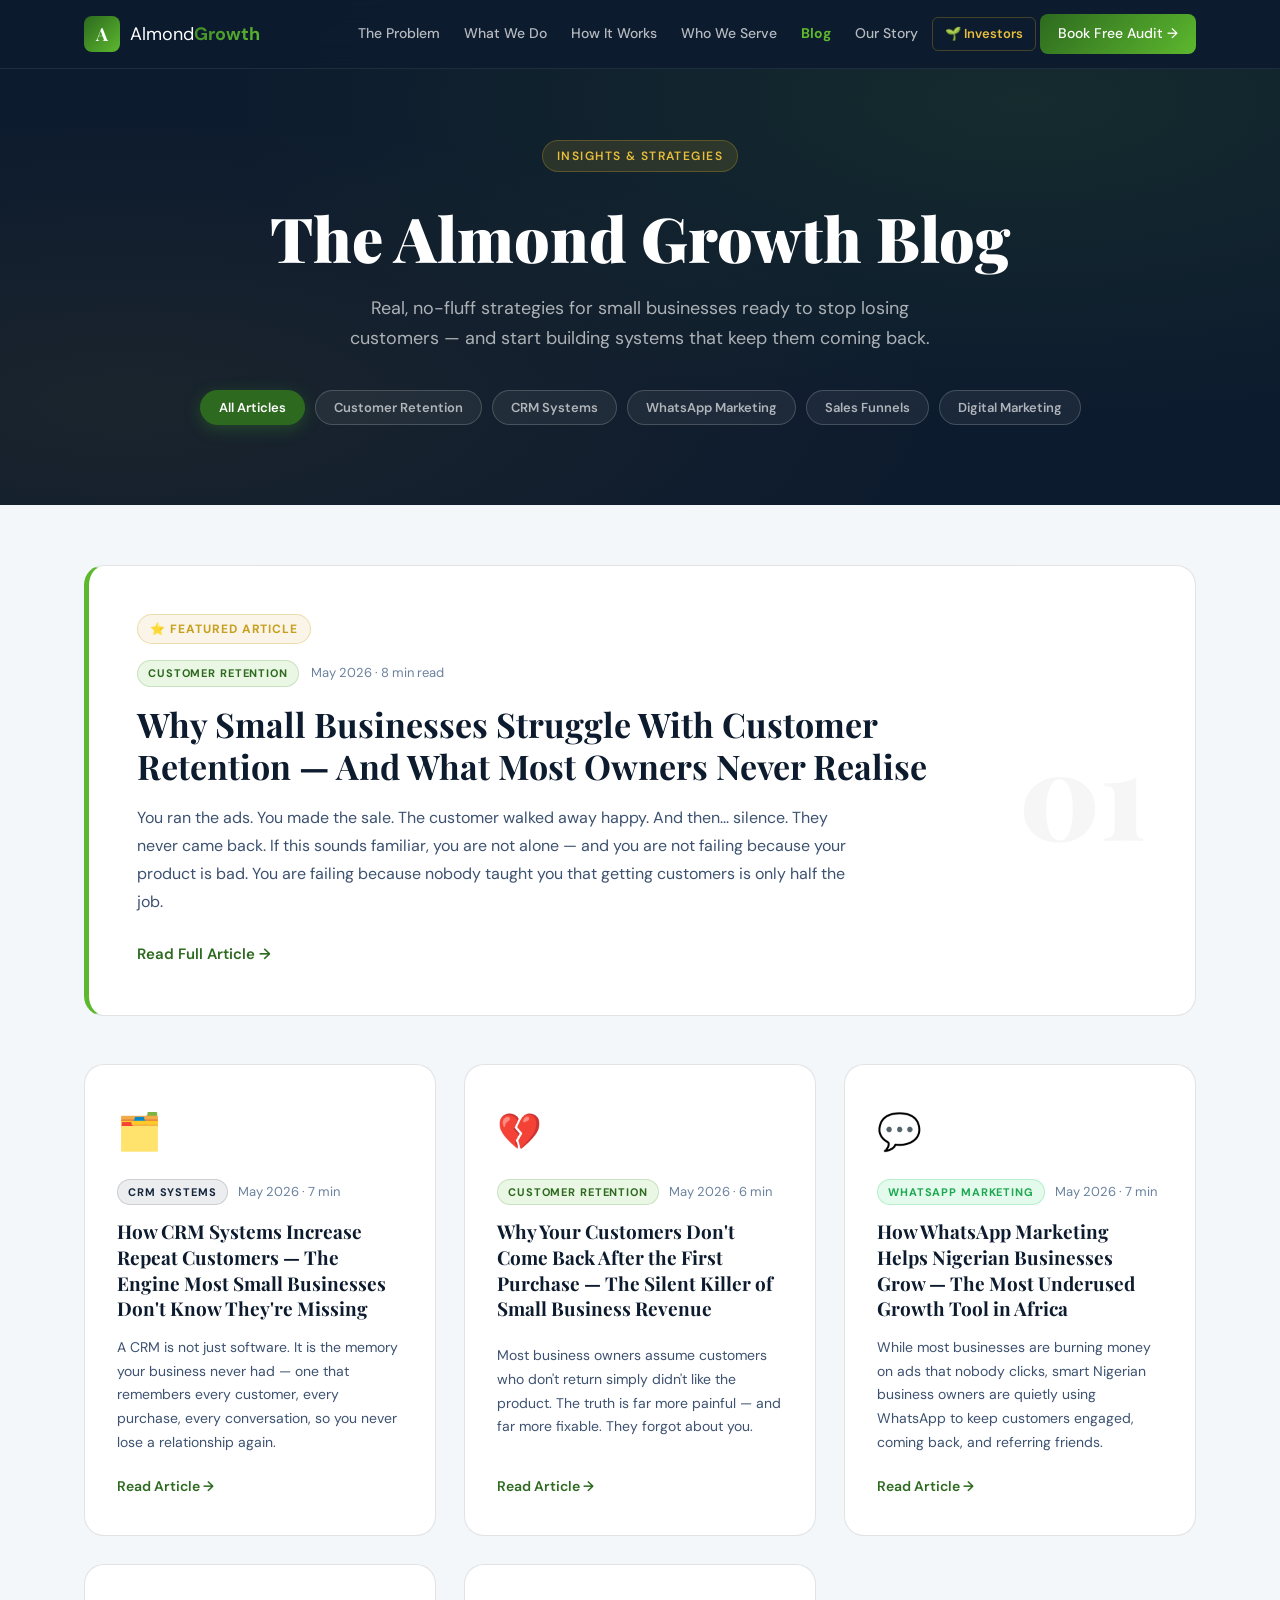
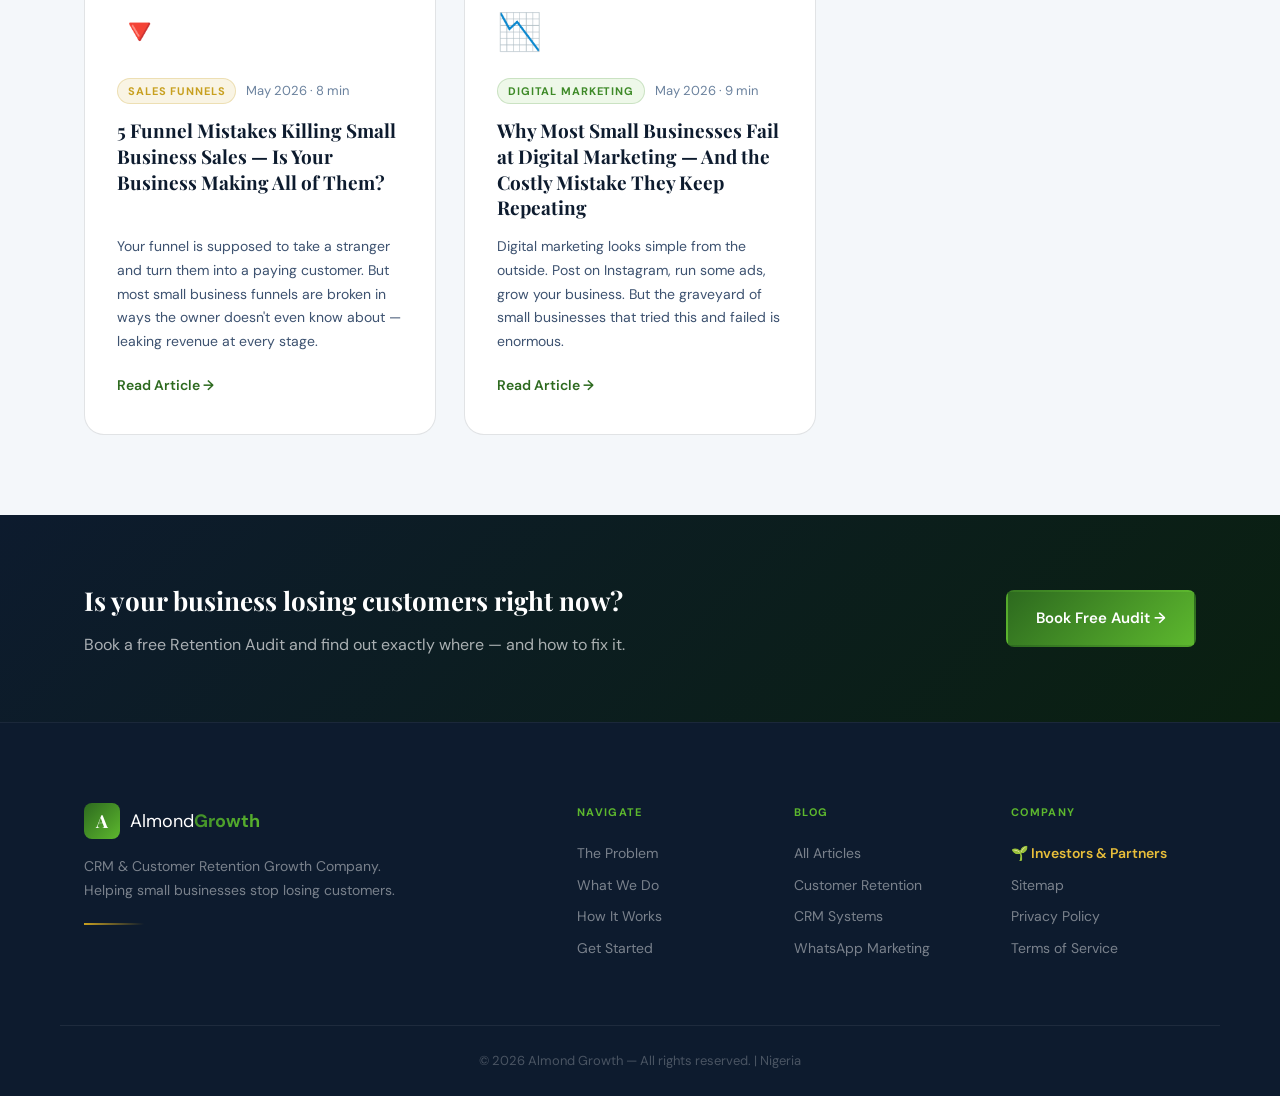
<file: blog.html>
<!DOCTYPE html>
<html lang="en">
<head>
  <meta charset="UTF-8" />
  <meta name="viewport" content="width=device-width, initial-scale=1.0" />
  <meta name="description" content="Almond Growth Blog — Expert insights on customer retention, CRM systems, WhatsApp marketing, and fixing broken sales funnels for small businesses in Nigeria and Africa." />
  <meta name="keywords" content="customer retention Nigeria, CRM small business, WhatsApp marketing Nigeria, sales funnel mistakes, digital marketing Africa, Almond Growth blog" />
  <meta name="robots" content="index, follow" />
  <title>Blog — Almond Growth | Customer Retention & CRM Insights</title>
  <link rel="preconnect" href="https://fonts.googleapis.com" />
  <link rel="preconnect" href="https://fonts.gstatic.com" crossorigin />
  <link href="https://fonts.googleapis.com/css2?family=Playfair+Display:ital,wght@0,700;0,900;1,700&family=DM+Sans:wght@300;400;500;600&display=swap" rel="stylesheet" />
  <link rel="stylesheet" href="style.css" />
  <link rel="stylesheet" href="blog.css" />
</head>
<body>

<!-- NAV -->
<header class="nav" id="nav">
  <div class="nav__inner container">
    <a href="index.html" class="nav__logo">
      <span class="logo-mark">A</span>
      <span class="logo-text">Almond<strong>Growth</strong></span>
    </a>
    <nav class="nav__links">
      <a href="index.html#problem">The Problem</a>
      <a href="index.html#solution">What We Do</a>
      <a href="index.html#process">How It Works</a>
      <a href="index.html#industries">Who We Serve</a>
      <a href="blog.html" style="color:#5DB82E;font-weight:700;">Blog</a>
      <a href="index.html#story">Our Story</a>
      <a href="investors.html" style="color:#E8BE3A;font-weight:600;border:1px solid rgba(200,160,32,0.3);padding:5px 12px;border-radius:6px;font-size:13px;">🌱 Investors</a>
      <a href="index.html#signup" class="nav__cta">Book Free Audit →</a>
    </nav>
    <button class="nav__burger" id="burger" aria-label="Toggle menu">
      <span></span><span></span><span></span>
    </button>
  </div>
  <div class="nav__mobile" id="mobileMenu">
    <a href="index.html#problem">The Problem</a>
    <a href="index.html#solution">What We Do</a>
    <a href="index.html#process">How It Works</a>
    <a href="index.html#industries">Who We Serve</a>
    <a href="blog.html" style="color:#5DB82E;font-weight:700;">Blog</a>
    <a href="index.html#story">Our Story</a>
    <a href="investors.html" style="color:#E8BE3A;font-weight:600;">🌱 Investors & Partners</a>
    <a href="index.html#signup" class="nav__cta-mobile">Book Free Audit →</a>
  </div>
</header>

<!-- BLOG HERO -->
<section class="blog-hero">
  <div class="blog-hero__bg"></div>
  <div class="container blog-hero__inner">
    <span class="section__label section__label--light">Insights & Strategies</span>
    <h1 class="blog-hero__title fade-in">The Almond Growth Blog</h1>
    <p class="blog-hero__sub fade-in delay-1">Real, no-fluff strategies for small businesses ready to stop losing customers — and start building systems that keep them coming back.</p>
    <div class="blog-hero__tags fade-in delay-2">
      <button class="tag-btn active" data-filter="all">All Articles</button>
      <button class="tag-btn" data-filter="retention">Customer Retention</button>
      <button class="tag-btn" data-filter="crm">CRM Systems</button>
      <button class="tag-btn" data-filter="whatsapp">WhatsApp Marketing</button>
      <button class="tag-btn" data-filter="funnel">Sales Funnels</button>
      <button class="tag-btn" data-filter="digital">Digital Marketing</button>
    </div>
  </div>
</section>

<!-- FEATURED ARTICLE -->
<section class="blog-featured" id="featuredSection">
  <div class="container">
    <div class="featured-card reveal" data-category="retention" onclick="showArticle('article1')">
      <div class="featured-card__body">
        <div class="featured-card__badge">⭐ Featured Article</div>
        <div class="featured-card__meta">
          <span class="art-tag art-tag--retention">Customer Retention</span>
          <span class="art-date">May 2026 · 8 min read</span>
        </div>
        <h2>Why Small Businesses Struggle With Customer Retention — And What Most Owners Never Realise</h2>
        <p>You ran the ads. You made the sale. The customer walked away happy. And then... silence. They never came back. If this sounds familiar, you are not alone — and you are not failing because your product is bad. You are failing because nobody taught you that getting customers is only half the job.</p>
        <span class="read-more-btn">Read Full Article →</span>
      </div>
      <div class="featured-card__number">01</div>
    </div>
  </div>
</section>

<!-- BLOG GRID -->
<section class="blog-grid-section">
  <div class="container">
    <div class="blog-grid" id="blogGrid">

      <article class="blog-card reveal" data-category="crm" onclick="showArticle('article2')">
        <div class="blog-card__icon">🗂️</div>
        <div class="blog-card__meta">
          <span class="art-tag art-tag--crm">CRM Systems</span>
          <span class="art-date">May 2026 · 7 min</span>
        </div>
        <h3>How CRM Systems Increase Repeat Customers — The Engine Most Small Businesses Don't Know They're Missing</h3>
        <p>A CRM is not just software. It is the memory your business never had — one that remembers every customer, every purchase, every conversation, so you never lose a relationship again.</p>
        <span class="read-more-link">Read Article →</span>
      </article>

      <article class="blog-card reveal" data-category="retention" onclick="showArticle('article3')">
        <div class="blog-card__icon">💔</div>
        <div class="blog-card__meta">
          <span class="art-tag art-tag--retention">Customer Retention</span>
          <span class="art-date">May 2026 · 6 min</span>
        </div>
        <h3>Why Your Customers Don't Come Back After the First Purchase — The Silent Killer of Small Business Revenue</h3>
        <p>Most business owners assume customers who don't return simply didn't like the product. The truth is far more painful — and far more fixable. They forgot about you.</p>
        <span class="read-more-link">Read Article →</span>
      </article>

      <article class="blog-card reveal" data-category="whatsapp" onclick="showArticle('article4')">
        <div class="blog-card__icon">💬</div>
        <div class="blog-card__meta">
          <span class="art-tag art-tag--whatsapp">WhatsApp Marketing</span>
          <span class="art-date">May 2026 · 7 min</span>
        </div>
        <h3>How WhatsApp Marketing Helps Nigerian Businesses Grow — The Most Underused Growth Tool in Africa</h3>
        <p>While most businesses are burning money on ads that nobody clicks, smart Nigerian business owners are quietly using WhatsApp to keep customers engaged, coming back, and referring friends.</p>
        <span class="read-more-link">Read Article →</span>
      </article>

      <article class="blog-card reveal" data-category="funnel" onclick="showArticle('article5')">
        <div class="blog-card__icon">🔻</div>
        <div class="blog-card__meta">
          <span class="art-tag art-tag--funnel">Sales Funnels</span>
          <span class="art-date">May 2026 · 8 min</span>
        </div>
        <h3>5 Funnel Mistakes Killing Small Business Sales — Is Your Business Making All of Them?</h3>
        <p>Your funnel is supposed to take a stranger and turn them into a paying customer. But most small business funnels are broken in ways the owner doesn't even know about — leaking revenue at every stage.</p>
        <span class="read-more-link">Read Article →</span>
      </article>

      <article class="blog-card reveal" data-category="digital" onclick="showArticle('article6')">
        <div class="blog-card__icon">📉</div>
        <div class="blog-card__meta">
          <span class="art-tag art-tag--digital">Digital Marketing</span>
          <span class="art-date">May 2026 · 9 min</span>
        </div>
        <h3>Why Most Small Businesses Fail at Digital Marketing — And the Costly Mistake They Keep Repeating</h3>
        <p>Digital marketing looks simple from the outside. Post on Instagram, run some ads, grow your business. But the graveyard of small businesses that tried this and failed is enormous.</p>
        <span class="read-more-link">Read Article →</span>
      </article>

    </div>
  </div>
</section>

<!-- CTA STRIP -->
<section class="blog-cta-strip">
  <div class="container">
    <div class="blog-cta-strip__inner reveal">
      <div>
        <h3>Is your business losing customers right now?</h3>
        <p>Book a free Retention Audit and find out exactly where — and how to fix it.</p>
      </div>
      <a href="index.html#signup" class="btn btn--primary">Book Free Audit →</a>
    </div>
  </div>
</section>

<!-- ===== ARTICLE 1 ===== -->
<div class="article-overlay" id="article1">
  <div class="article-modal">
    <button class="article-close" onclick="closeArticle('article1')">✕ Close</button>
    <div class="article-content">
      <div class="article-meta"><span class="art-tag art-tag--retention">Customer Retention</span><span class="art-date">May 2026 · 8 min read</span></div>
      <h1>Why Small Businesses Struggle With Customer Retention — And What Most Owners Never Realise</h1>
      <p class="article-intro">You ran the ads. You made the sale. The customer walked away happy. And then... silence. They never came back. If this sounds familiar, you are not alone — and you are not failing because your product is bad. You are failing because nobody taught you that getting customers is only half the job.</p>
      <h2>The Painful Truth Nobody Tells Small Business Owners</h2>
      <p>Most business advice is obsessed with one thing: getting new customers. Run ads. Post content. Cold call. Hustle harder. And yes — those things can work. But here is what nobody tells you.</p>
      <p>Acquiring a new customer costs between <strong>5 to 7 times more</strong> than retaining an existing one. That means every time a customer buys from you once and disappears, you paid a heavy price to win them — and got almost nothing back. Now multiply that by every customer who bought from you in the last 12 months and never returned. That is the real hole in your revenue bucket. Not lack of leads. <em>Lack of retention.</em></p>
      <div class="article-callout"><strong>💡 Think about this:</strong> If your business has 200 customers and only 20% come back for a second purchase, you are rebuilding your customer base from scratch every single month. That is exhausting — and expensive.</div>
      <h2>Why Retention Breaks Down: The 5 Real Reasons</h2>
      <h3>1. No System Exists After the Sale</h3>
      <p>For most small businesses, the customer journey ends the moment money changes hands. There is no follow-up message. No "how was your experience?" No reminder when they might need you again. The relationship simply stops. And when a relationship stops, so does the loyalty. Customers do not leave because they are disloyal. They leave because they feel forgotten.</p>
      <h3>2. There Is No CRM — No Memory of the Customer</h3>
      <p>Ask most small business owners: "Who are your top 20 customers by revenue?" Most cannot answer. Without a system that remembers your customers — their names, purchase history, when they last engaged — every customer relationship starts at zero every time. That is not a relationship. That is a series of cold transactions.</p>
      <h3>3. The Business Is Built for Acquisition, Not Loyalty</h3>
      <p>Many small businesses put all their energy into the front end: the ads, the offers, the launch promotions. But the back end — the lifecycle, the follow-up, the repeat purchase journey — is completely ignored. It is like pumping water into a bucket full of holes and wondering why it never fills up.</p>
      <h3>4. No Emotional Connection Is Built After Purchase</h3>
      <p>People do not buy products. They buy relationships, identities, and feelings of belonging. The businesses that keep customers for years are not just selling things — they are creating communities. A brief post-purchase WhatsApp message saying "We hope you're loving your new product" creates more loyalty than any discount ever will.</p>
      <h3>5. Competition Is Ignored</h3>
      <p>Your competitors are not waiting. The moment your customer leaves, they are being targeted by other businesses. If you are not actively maintaining the relationship, someone else will take it. Retention is not passive. It requires deliberate, consistent effort.</p>
      <h2>What Good Retention Actually Looks Like</h2>
      <p>The businesses that master retention share one thing: <strong>they treat the sale as the beginning of the relationship, not the end.</strong> They have a CRM that tracks every customer. They have automated follow-up messages. They have loyalty programmes. They run re-engagement campaigns for customers who have gone quiet. And they measure their repeat purchase rate the same way they measure new sales.</p>
      <div class="article-callout article-callout--green"><strong>📈 The numbers speak clearly:</strong> Increasing customer retention by just 5% can increase profits by 25–95%. The most profitable growth lever for any small business is already sitting in their existing customer base — untapped.</div>
      <div class="article-cta">
        <h3>Ready to stop the leak?</h3>
        <p>Book your free Retention Audit today. We will show you exactly where your business is losing customers — at no cost.</p>
        <a href="index.html#signup" class="btn btn--primary">Book My Free Retention Audit →</a>
      </div>
    </div>
  </div>
</div>

<!-- ===== ARTICLE 2 ===== -->
<div class="article-overlay" id="article2">
  <div class="article-modal">
    <button class="article-close" onclick="closeArticle('article2')">✕ Close</button>
    <div class="article-content">
      <div class="article-meta"><span class="art-tag art-tag--crm">CRM Systems</span><span class="art-date">May 2026 · 7 min read</span></div>
      <h1>How CRM Systems Increase Repeat Customers — The Engine Most Small Businesses Don't Know They're Missing</h1>
      <p class="article-intro">A CRM is not just software. It is the memory your business never had — one that remembers every customer, every purchase, every conversation, so you never lose a relationship again. And when you stop losing relationships, you stop losing revenue.</p>
      <h2>What Is a CRM — and Why Should a Small Business Owner Care?</h2>
      <p>CRM stands for Customer Relationship Management. Strip away the jargon and it means one thing: a system that helps you remember your customers and follow up with them at the right time. Think about the best salesperson you have ever met. They remembered names. They followed up without being told. They knew when a customer was likely to buy again. A CRM gives every business that same superpower — automatically.</p>
      <div class="article-callout"><strong>📊 Fact:</strong> Businesses that use a CRM system see an average 27% increase in customer retention. For a business generating ₦5 million monthly, that could mean an additional ₦1.35 million — from customers you already have.</div>
      <h2>How a CRM Increases Repeat Customers — Step by Step</h2>
      <h3>Step 1: It Captures Every Customer</h3>
      <p>Without a CRM, customers are ghosts. They buy, they leave, and unless they come back on their own, they are gone forever. A CRM captures every customer's name, contact, purchase history, and preferences. Now they are relationships you can nurture.</p>
      <h3>Step 2: It Tells You When to Follow Up</h3>
      <p>Imagine selling body lotion. Your CRM tells you: "Customer A bought 30 days ago. Lotion usually runs out in 30–45 days. Time to reach out." That one automated WhatsApp message — "Hi Adaeze, your lotion should be running out soon — would you like to reorder? 💚" — is worth more than any ad campaign. It is personal, timely, and it works.</p>
      <h3>Step 3: It Segments Your Customers</h3>
      <p>Not all customers are the same. Some buy every month. Some buy once and disappear. Some are high spenders. A CRM lets you speak to each group differently — your VIP customers get exclusive offers, your dormant customers get a win-back campaign, your new customers get an onboarding sequence. The right message, to the right person, at the right time.</p>
      <h3>Step 4: It Automates the Relationship</h3>
      <p>The biggest lie in business is "I just need to remember to follow up." You will not. Life is busy. A CRM removes human forgetfulness from the equation. Follow-up messages go out automatically. Reminders fire when customers have been quiet too long. The relationship is maintained — even when you are sleeping.</p>
      <h3>Step 5: It Measures What Actually Matters</h3>
      <p>What is your current repeat purchase rate? What is your customer lifetime value? Which customers are at risk of churning? Without a CRM these are unanswerable questions. With one, they are your daily dashboard.</p>
      <h2>Is a CRM Right for Your Business?</h2>
      <p>If you answer yes to any of these, you need a CRM:</p>
      <ul class="article-list">
        <li>You cannot easily name your top 20 customers by revenue</li>
        <li>Customers bought once and never returned</li>
        <li>You rely on customers remembering to come back on their own</li>
        <li>There is no automated follow-up after a purchase</li>
        <li>You spend more energy chasing new customers than nurturing existing ones</li>
      </ul>
      <div class="article-callout article-callout--green"><strong>🚀 The Almond Growth approach:</strong> We do not just install a CRM and hand you a manual. We build the entire retention system around it — follow-up sequences, WhatsApp campaigns, loyalty triggers, re-engagement flows — so your CRM generates repeat revenue from day one.</div>
      <div class="article-cta">
        <h3>Want a CRM built specifically for your business?</h3>
        <p>Book your free Retention Audit and we will show you exactly how a CRM system would transform your customer retention.</p>
        <a href="index.html#signup" class="btn btn--primary">Book My Free Audit →</a>
      </div>
    </div>
  </div>
</div>

<!-- ===== ARTICLE 3 ===== -->
<div class="article-overlay" id="article3">
  <div class="article-modal">
    <button class="article-close" onclick="closeArticle('article3')">✕ Close</button>
    <div class="article-content">
      <div class="article-meta"><span class="art-tag art-tag--retention">Customer Retention</span><span class="art-date">May 2026 · 6 min read</span></div>
      <h1>Why Your Customers Don't Come Back After the First Purchase — The Silent Killer of Small Business Revenue</h1>
      <p class="article-intro">Most business owners assume customers who don't return simply didn't like the product. The truth is far more painful — and far more fixable. In most cases, they forgot about you. And that is entirely on the business to prevent.</p>
      <h2>The Moment the Sale Ends — and the Problem Begins</h2>
      <p>A customer finds your business, loves what you offer, makes their first purchase, and leaves satisfied. But without realising it, you have just begun a race against time. Within days, your customer is bombarded with content, ads, and messages from dozens of other businesses. Your brand starts to fade. Within two weeks, unless you have reached out, you are barely a memory.</p>
      <h2>The 6 Real Reasons Customers Don't Return</h2>
      <h3>1. You Never Followed Up</h3>
      <p>The single biggest reason customers do not return is the simplest: nobody reached out. No thank-you message. No check-in. No reminder. No offer. Nothing. When customers feel forgotten, they go somewhere they feel remembered. That somewhere is your competitor.</p>
      <h3>2. You Made It Too Hard to Come Back</h3>
      <p>Friction kills repeat purchases. If a customer has to search for your number again or navigate a confusing process, they will not. The path back must be easy, fast, and feel rewarding. A WhatsApp message with a direct link and a returning-customer discount removes almost all friction instantly.</p>
      <h3>3. There Was No Emotional Afterglow</h3>
      <p>The period immediately after a purchase is the most powerful emotional window in the customer relationship. The customer is excited. They feel good about their decision. Most businesses miss this window entirely and let the emotional warmth fade into indifference.</p>
      <h3>4. There Was No Reason to Come Back Sooner</h3>
      <p>Customers respond to incentives. A well-timed offer — "Come back within 30 days and get 15% off your next order" — gives customers a specific, time-bound reason to return. Without that nudge, "eventually" becomes never.</p>
      <h3>5. You Didn't Remind Them They Needed You</h3>
      <p>Some products have natural replenishment cycles. Customers do not always track when they are running low. A simple, well-timed reminder — "Hey, it's been 3 weeks — time for a refill?" — can feel like good service rather than a sales pitch. Because it is.</p>
      <h3>6. The Experience Didn't Create a Story Worth Sharing</h3>
      <p>The most powerful retention engine is word-of-mouth. When a customer has an experience so good that they talk about it, they not only come back — they bring others. But most businesses aim for "good enough" rather than "unforgettable." Good enough does not create stories.</p>
      <div class="article-callout"><strong>💡 The Pattern:</strong> In almost every case where customers don't return, the root cause isn't product quality — it's the absence of a deliberate, systematic post-purchase journey. The business left the relationship to chance. Chance is not a strategy.</div>
      <h2>The Fix: A Post-Purchase Retention System</h2>
      <ul class="article-list">
        <li><strong>Day 1:</strong> Thank-you message + usage tip or delivery confirmation</li>
        <li><strong>Day 3:</strong> Check-in — "How are you getting on with your product?"</li>
        <li><strong>Day 7:</strong> Value-add — a helpful tip or relevant recommendation</li>
        <li><strong>Day 14:</strong> Soft offer — a returning-customer discount or exclusive bundle</li>
        <li><strong>Day 30:</strong> Replenishment reminder or "We miss you" campaign</li>
        <li><strong>Day 60:</strong> Re-engagement — a strong reason to come back now</li>
      </ul>
      <div class="article-callout article-callout--green"><strong>📈 Real result:</strong> One Almond Growth client went from a 14% repeat purchase rate to a 61% repeat purchase rate in 90 days — using a post-purchase WhatsApp sequence just like the one above. Same product. Same price. Just a system.</div>
      <div class="article-cta">
        <h3>Do your customers come back after the first purchase?</h3>
        <p>If you are not sure — or you know they don't — let us build the system that changes that.</p>
        <a href="index.html#signup" class="btn btn--primary">Book My Free Audit →</a>
      </div>
    </div>
  </div>
</div>

<!-- ===== ARTICLE 4 ===== -->
<div class="article-overlay" id="article4">
  <div class="article-modal">
    <button class="article-close" onclick="closeArticle('article4')">✕ Close</button>
    <div class="article-content">
      <div class="article-meta"><span class="art-tag art-tag--whatsapp">WhatsApp Marketing</span><span class="art-date">May 2026 · 7 min read</span></div>
      <h1>How WhatsApp Marketing Helps Nigerian Businesses Grow — The Most Underused Growth Tool in Africa</h1>
      <p class="article-intro">While most businesses are burning money on ads that nobody clicks, smart Nigerian business owners are quietly using WhatsApp to keep customers engaged, coming back, and referring friends. Here is why WhatsApp is not just a messaging app — it is your most powerful marketing channel.</p>
      <h2>The Channel Your Customers Already Live On</h2>
      <p>Nigeria has over 90 million WhatsApp users. It is where Nigerians communicate with family, friends, colleagues — and increasingly, the businesses they trust. The open rate for WhatsApp messages is above 90%. Email marketing? 20% on a good day. Instagram? Under 5% organic reach. When a business sends a WhatsApp message that feels human and relevant, it does not feel like an ad — it feels like a conversation. And conversations build loyalty.</p>
      <div class="article-callout"><strong>📊 The numbers:</strong> WhatsApp messages have an open rate of 90–98%. Compare that to the average Nigerian email open rate of 15–25%. For small businesses with limited marketing budgets, WhatsApp is not an option — it is a necessity.</div>
      <h2>How WhatsApp Marketing Works for Small Businesses</h2>
      <h3>1. Post-Purchase Follow-Up Sequences</h3>
      <p>The moment a customer buys from you, the WhatsApp journey begins. A sequence starting with a warm thank-you, followed by a tips message, a check-in, and a return offer keeps your brand warm in the customer's mind long after the purchase. This sequence runs automatically — you set it up once, and it works while you sleep.</p>
      <h3>2. Broadcast Campaigns That Feel Personal</h3>
      <p>WhatsApp Broadcast lets you send a message to hundreds of customers simultaneously — but each person receives it as a direct, personal message. Not a group chat. This is the closest thing to personalised mass communication that exists. A good broadcast campaign can drive a surge of repeat orders in 24 hours without spending a single naira on ads.</p>
      <h3>3. Win-Back Campaigns for Silent Customers</h3>
      <p>Every business has customers who bought once and went quiet. A message like: "Hey [Name], it's been a while! We've got something special waiting for you — exclusively for our returning customers 🎁" can recover customers you thought were lost forever.</p>
      <h3>4. Loyalty and Reward Messaging</h3>
      <p>A message that says "You've now made 5 purchases with us — here's a thank-you gift!" creates an emotional connection that no Instagram post ever could. It is personal. It is specific to that customer. And it turns buyers into brand ambassadors.</p>
      <h3>5. Flash Sales and Time-Limited Offers</h3>
      <p>Need to drive revenue quickly? A WhatsApp broadcast with a 24-hour flash offer to your existing customer list is the fastest, cheapest, and most effective way to generate sales. No ad spend. No algorithm. Just direct access to people who already trust you.</p>
      <h2>The Mistakes That Kill WhatsApp Marketing</h2>
      <ul class="article-list">
        <li>Broadcasting too frequently — more than 2–3 times per week without value feels like spam</li>
        <li>Generic, impersonal messages — "Dear customer" is the fastest way to get blocked</li>
        <li>Sending only when you want money — customers notice when every message is "buy this"</li>
        <li>No clear call to action — every message should tell the customer exactly what to do next</li>
        <li>Ignoring replies — if customers respond and get silence, they never respond again</li>
      </ul>
      <div class="article-callout article-callout--green"><strong>💬 WhatsApp is not the future of Nigerian business marketing. It is the present.</strong> The businesses that install proper WhatsApp retention systems now will have an enormous advantage over those that figure it out in two years.</div>
      <div class="article-cta">
        <h3>Want a WhatsApp marketing system built for your business?</h3>
        <p>Book a free Retention Audit and we will map out exactly how WhatsApp can drive repeat revenue for your specific business.</p>
        <a href="index.html#signup" class="btn btn--primary">Book My Free Audit →</a>
      </div>
    </div>
  </div>
</div>

<!-- ===== ARTICLE 5 ===== -->
<div class="article-overlay" id="article5">
  <div class="article-modal">
    <button class="article-close" onclick="closeArticle('article5')">✕ Close</button>
    <div class="article-content">
      <div class="article-meta"><span class="art-tag art-tag--funnel">Sales Funnels</span><span class="art-date">May 2026 · 8 min read</span></div>
      <h1>5 Funnel Mistakes Killing Small Business Sales — Is Your Business Making All of Them?</h1>
      <p class="article-intro">Your funnel is supposed to take a stranger and turn them into a paying, loyal customer. But most small business funnels are broken in ways the owner doesn't even know about — leaking revenue at every stage. Let us walk through the 5 most common and most damaging funnel mistakes in small business today.</p>
      <h2>First — What Is a Sales Funnel, Really?</h2>
      <p>A sales funnel is the journey a customer takes from first hearing about your business to becoming a loyal repeat buyer. Most people think of three stages: Awareness, Consideration, Purchase. But a complete funnel has a fourth stage most small businesses completely ignore: <strong>Retention</strong>. That fourth stage is where the real money is — and where most funnels fall apart.</p>
      <h2>Mistake #1: The Funnel Ends at the Sale</h2>
      <p>This is the most expensive mistake in small business. The business works hard to attract a customer, converts the sale — and then treats the journey as complete. No follow-up. No post-purchase engagement. No pathway back. Every customer who buys and is never followed up with is a missed opportunity worth multiples of that first sale.</p>
      <p><strong>The fix:</strong> Build a post-purchase sequence that begins the moment the sale is made. Thank them. Check in. Offer value. Invite them back.</p>
      <h2>Mistake #2: Driving Cold Traffic to a Broken Experience</h2>
      <p>Many small businesses spend heavily on ads but send visitors to a confusing website, a WhatsApp number with no greeting, or a social page that hasn't been updated in weeks. Before you spend a naira on ads, walk through your own customer journey. Message your own WhatsApp business number. Visit your own website. You will almost certainly find friction you never knew existed.</p>
      <p><strong>The fix:</strong> Audit your customer touchpoints before scaling paid traffic. Fix the leaks before turning on the tap.</p>
      <h2>Mistake #3: No Lead Nurturing Between Awareness and Purchase</h2>
      <p>Most customers do not buy on first contact. They need to see you, hear from you, trust you — multiple times before they commit. But most small business funnels go straight from "see our ad" to "buy now" with nothing in between. Potential customers fall off — not because they were not a good fit, but because no system existed to stay in touch until they were ready.</p>
      <p><strong>The fix:</strong> Build a nurturing sequence of WhatsApp messages or content that educates and builds trust with prospects who are not yet ready to buy.</p>
      <h2>Mistake #4: Treating All Customers the Same</h2>
      <p>A customer who bought three times in the last six months is not the same as one who bought once nine months ago. Yet most small businesses send the same broadcast, the same offer, the same message to every person in their database. This kills relevance. And irrelevant marketing is ignored.</p>
      <p><strong>The fix:</strong> Segment your customers. Create different messaging for new buyers, returning buyers, high-value customers, and dormant customers. CRM systems make this automatic.</p>
      <h2>Mistake #5: No Measurement — Flying Blind</h2>
      <p>You cannot fix what you cannot see. Yet most small businesses have no idea what their funnel conversion rates are. How many people enquire but do not buy? How many buy once but do not return? Without answers to these questions, you are guessing — and guessing is expensive.</p>
      <p><strong>The fix:</strong> Track the key metrics at each funnel stage. Even basic tracking — "How did you hear about us?" — gives you actionable data. A CRM makes this systematic.</p>
      <div class="article-callout"><strong>🔍 Quick self-audit:</strong> How many of these 5 mistakes is your business making right now? If it is more than two, your funnel is actively working against your growth — and the fix is closer than you think.</div>
      <h2>The Common Thread Through All 5 Mistakes</h2>
      <p>Every single mistake has the same root cause: <strong>the business was built for transactions, not relationships.</strong> A transactional business acquires customers. A relationship business retains them. The latter is 5–7 times more profitable. Fixing these funnel mistakes is about building the right systems — not spending more on marketing.</p>
      <div class="article-cta">
        <h3>How many funnel leaks does your business have?</h3>
        <p>Book a free Retention Audit and we will map your complete customer journey — and show you exactly where and how to fix it.</p>
        <a href="index.html#signup" class="btn btn--primary">Book My Free Audit →</a>
      </div>
    </div>
  </div>
</div>

<!-- ===== ARTICLE 6 ===== -->
<div class="article-overlay" id="article6">
  <div class="article-modal">
    <button class="article-close" onclick="closeArticle('article6')">✕ Close</button>
    <div class="article-content">
      <div class="article-meta"><span class="art-tag art-tag--digital">Digital Marketing</span><span class="art-date">May 2026 · 9 min read</span></div>
      <h1>Why Most Small Businesses Fail at Digital Marketing — And the Costly Mistake They Keep Repeating</h1>
      <p class="article-intro">Digital marketing looks simple from the outside. Post on Instagram. Run some ads. Grow your business. But the graveyard of small businesses that tried this formula and failed is enormous. Here is the honest truth about why — and what actually works.</p>
      <h2>The Promise vs. The Reality</h2>
      <p>Social media and digital advertising promised small businesses the ability to compete with big companies without a big budget. But somewhere between the promise and the execution, most small businesses get lost — spending money, creating content, running campaigns — and seeing little to no lasting return. Not because digital marketing doesn't work. Because most small businesses are using it wrong.</p>
      <h2>The 6 Core Reasons Small Businesses Fail at Digital Marketing</h2>
      <h3>1. Confusing Activity With Strategy</h3>
      <p>Posting on Instagram every day feels like marketing. Boosting a Facebook post feels like advertising. But activity without strategy is just noise. The question is not "are we doing digital marketing?" — it is "what is our system designed to achieve, and how does each action contribute to that?" Most small businesses have activities. Very few have a strategy.</p>
      <h3>2. Chasing New Customers While Ignoring Existing Ones</h3>
      <p>The entire digital marketing machine is pointed at one goal: acquisition. Getting new customers in the door. But the moment they walk through that door, the machine turns off. No system to retain them. Digital marketing becomes a cost, not an investment, because it never compounds. The business has to keep running just to stay in the same place.</p>
      <h3>3. No Understanding of the Customer Journey</h3>
      <p>Most small businesses run digital marketing without ever mapping where their customer actually comes from, what makes them buy, and what makes them leave. They create content for an imaginary customer. The most powerful marketing insight any small business owner can have is a deep, empathetic understanding of their customer's actual journey.</p>
      <h3>4. Spending on Traffic Before Fixing Conversion</h3>
      <p>Traffic without conversion is just a vanity metric. Thousands of website visitors who do not enquire. Hundreds of enquiries that do not close. Many small businesses respond to poor results by spending more on traffic — when the real problem is that the conversion at each stage of the funnel is broken. Fix the conversion rate first. Then pour traffic into a system that actually converts it into revenue.</p>
      <h3>5. Inconsistency Driven by Inspiration, Not Systems</h3>
      <p>Most small businesses run their digital marketing on inspiration — posting when they feel like it, following up when they remember. Inspiration is inconsistent. Inconsistency destroys marketing momentum. When your marketing runs on systems rather than feelings, it becomes consistent — and consistency is the secret to digital marketing growth.</p>
      <h3>6. Measuring the Wrong Things</h3>
      <p>Likes. Followers. Reach. Impressions. These are the metrics most small businesses watch. They are also almost entirely useless. The metrics that matter are: How many enquiries did this generate? How many converted to sales? What is the ROI? When you stop measuring vanity metrics and start measuring business metrics, your strategy changes completely.</p>
      <div class="article-callout"><strong>💡 The hard truth:</strong> Most small businesses are not failing at digital marketing because digital marketing doesn't work. They are failing because they are using it purely for acquisition — when its most powerful application for small businesses is retention.</div>
      <h2>The Shift That Changes Everything</h2>
      <p>The businesses that see the most dramatic results make one fundamental shift: they stop using digital marketing purely to get new customers and start using it to keep the ones they have. WhatsApp sequences that re-engage dormant customers. Lifecycle campaigns that guide new buyers into loyal ones. CRM-driven messaging that speaks to each customer segment at exactly the right time.</p>
      <h2>What Good Digital Marketing for a Small Business Actually Looks Like</h2>
      <ul class="article-list">
        <li>A clearly defined customer journey from first contact to loyal repeat buyer</li>
        <li>Acquisition channels feeding into a retention system</li>
        <li>Automated WhatsApp sequences that engage customers at every stage</li>
        <li>A CRM that segments customers and delivers personalised messaging</li>
        <li>Clear metrics: repeat purchase rate, customer lifetime value, retention rate, campaign ROI</li>
        <li>Consistent content that builds trust, not just awareness</li>
        <li>A strategy — not just activities</li>
      </ul>
      <div class="article-callout article-callout--green"><strong>📈 The compound effect of retention marketing:</strong> When a customer buys twice, their lifetime value doubles. When they buy three times, research shows they are 54% more likely to continue buying indefinitely. The most powerful digital marketing strategy for a small business is turning first-time buyers into third-time buyers. Everything else follows.</div>
      <div class="article-cta">
        <h3>Is your digital marketing generating real, repeatable revenue?</h3>
        <p>Book a free Retention Audit. We will analyse your current digital marketing system and show you exactly how to fix it.</p>
        <a href="index.html#signup" class="btn btn--primary">Book My Free Audit →</a>
      </div>
    </div>
  </div>
</div>

<!-- FOOTER -->
<footer class="footer">
  <div class="container footer__inner">
    <div class="footer__brand">
      <a href="index.html" class="nav__logo">
        <span class="logo-mark">A</span>
        <span class="logo-text">Almond<strong>Growth</strong></span>
      </a>
      <p>CRM & Customer Retention Growth Company.<br/>Helping small businesses stop losing customers.</p>
    </div>
    <div class="footer__links">
      <div class="footer__col">
        <h4>Navigate</h4>
        <a href="index.html#problem">The Problem</a>
        <a href="index.html#solution">What We Do</a>
        <a href="index.html#process">How It Works</a>
        <a href="index.html#signup">Get Started</a>
      </div>
      <div class="footer__col">
        <h4>Blog</h4>
        <a href="blog.html">All Articles</a>
        <a href="#" onclick="showArticle('article1');return false;">Customer Retention</a>
        <a href="#" onclick="showArticle('article2');return false;">CRM Systems</a>
        <a href="#" onclick="showArticle('article4');return false;">WhatsApp Marketing</a>
      </div>
      <div class="footer__col">
        <h4>Company</h4>
        <a href="investors.html" style="color:#E8BE3A;font-weight:600;">🌱 Investors & Partners</a>
        <a href="sitemap.html">Sitemap</a>
        <a href="privacy.html">Privacy Policy</a>
        <a href="terms.html">Terms of Service</a>
      </div>
    </div>
  </div>
  <div class="footer__bottom">
    <p>© 2026 Almond Growth — All rights reserved. | Nigeria</p>
  </div>
</footer>

<script src="blog.js"></script>
</body>
</html>
</file>
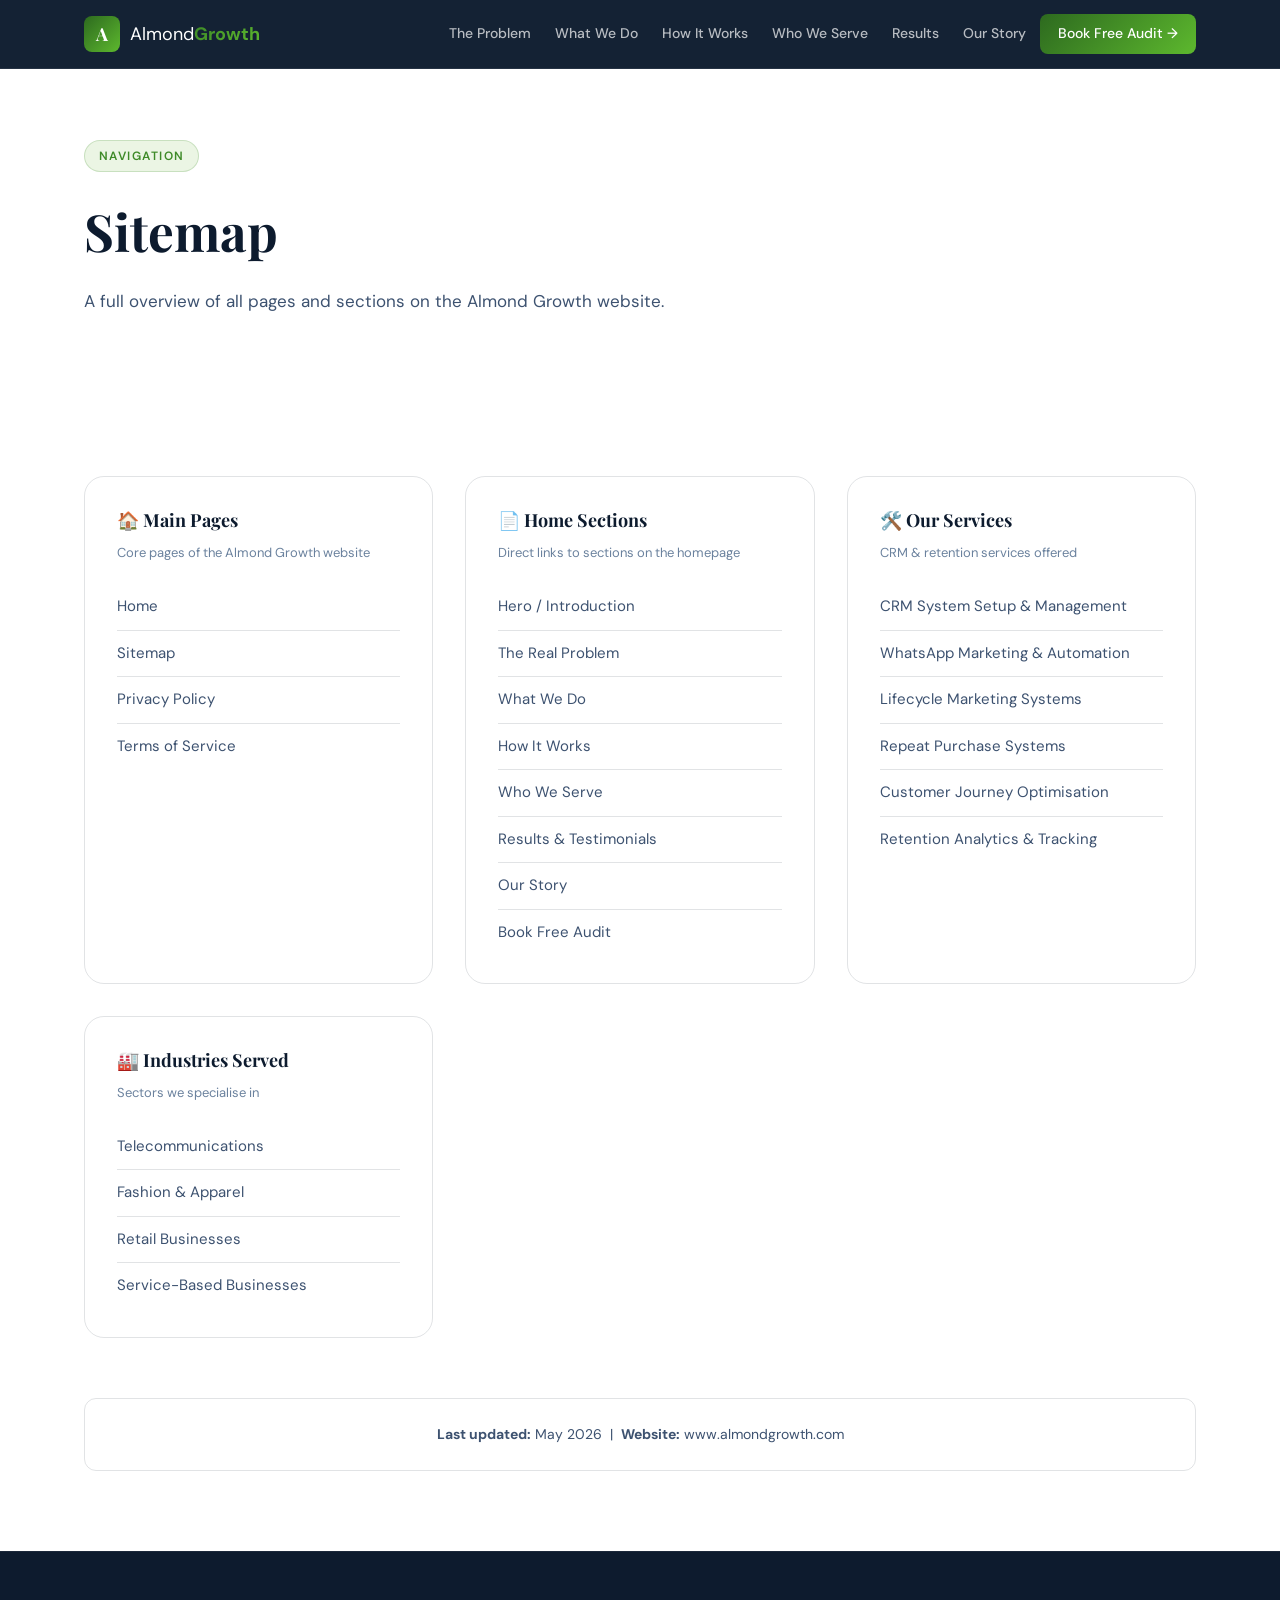
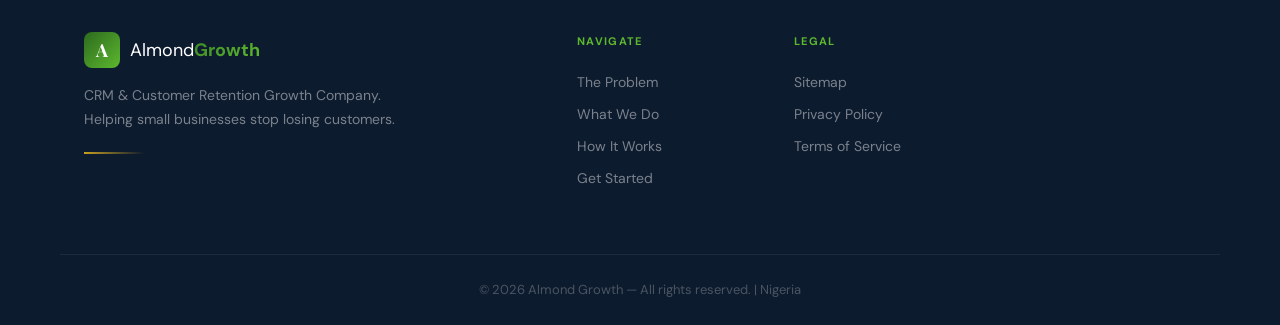
<file: sitemap.html>
<!DOCTYPE html>
<html lang="en">
<head>
  <meta charset="UTF-8" />
  <meta name="viewport" content="width=device-width, initial-scale=1.0" />
  <meta name="description" content="Sitemap for Almond Growth — CRM & Customer Retention Growth Company. Find all pages and resources on the Almond Growth website." />
  <meta name="robots" content="index, follow" />
  <title>Sitemap — Almond Growth</title>
  <link rel="preconnect" href="https://fonts.googleapis.com" />
  <link href="https://fonts.googleapis.com/css2?family=Playfair+Display:wght@700&family=DM+Sans:wght@300;400;500;600&display=swap" rel="stylesheet" />
  <link rel="stylesheet" href="style.css" />
  <style>
    .sitemap-hero {
      background: var(--almond-pale);
      padding: 140px 0 80px;
    }
    .sitemap-hero h1 {
      font-family: var(--font-display);
      font-size: clamp(32px, 4vw, 52px);
      color: var(--brown-mid);
      margin-bottom: 12px;
    }
    .sitemap-hero p {
      color: var(--text-muted);
      font-size: 17px;
    }
    .sitemap-body { padding: 80px 0; }
    .sitemap-grid {
      display: grid;
      grid-template-columns: repeat(auto-fit, minmax(260px, 1fr));
      gap: 32px;
    }
    .sitemap-group {
      background: var(--almond-pale);
      border: 1px solid var(--border);
      border-radius: var(--radius-lg);
      padding: 28px 32px;
    }
    .sitemap-group h2 {
      font-family: var(--font-display);
      font-size: 18px;
      font-weight: 700;
      color: var(--brown-mid);
      margin-bottom: 6px;
      display: flex;
      align-items: center;
      gap: 8px;
    }
    .sitemap-group p {
      font-size: 13px;
      color: var(--text-light);
      margin-bottom: 20px;
    }
    .sitemap-group ul { padding: 0; }
    .sitemap-group ul li {
      border-bottom: 1px solid var(--border);
    }
    .sitemap-group ul li:last-child { border-bottom: none; }
    .sitemap-group ul li a {
      display: flex;
      justify-content: space-between;
      align-items: center;
      padding: 10px 0;
      font-size: 15px;
      color: var(--text-muted);
      transition: var(--transition);
    }
    .sitemap-group ul li a:hover { color: var(--almond); }
    .sitemap-group ul li a .arrow { color: var(--almond); opacity: 0; transition: var(--transition); }
    .sitemap-group ul li a:hover .arrow { opacity: 1; }
    .sitemap-update {
      text-align: center;
      margin-top: 60px;
      padding: 24px;
      background: var(--almond-pale);
      border-radius: var(--radius);
      border: 1px solid var(--border);
      color: var(--text-muted);
      font-size: 14px;
    }
  </style>
</head>
<body>

  <!-- NAV -->
  <header class="nav" id="nav">
    <div class="nav__inner container">
      <a href="index.html" class="nav__logo">
        <span class="logo-mark">A</span>
        <span class="logo-text">Almond<strong>Growth</strong></span>
      </a>
      <nav class="nav__links" aria-label="Primary navigation">
        <a href="index.html#problem">The Problem</a>
        <a href="index.html#solution">What We Do</a>
        <a href="index.html#process">How It Works</a>
        <a href="index.html#industries">Who We Serve</a>
        <a href="index.html#testimonials">Results</a>
        <a href="index.html#story">Our Story</a>
        <a href="index.html#signup" class="nav__cta">Book Free Audit →</a>
      </nav>
      <button class="nav__burger" aria-label="Toggle menu" id="burger">
        <span></span><span></span><span></span>
      </button>
    </div>
    <div class="nav__mobile" id="mobileMenu">
      <a href="index.html#problem">The Problem</a>
      <a href="index.html#solution">What We Do</a>
      <a href="index.html#process">How It Works</a>
      <a href="index.html#industries">Who We Serve</a>
      <a href="index.html#testimonials">Results</a>
      <a href="index.html#story">Our Story</a>
      <a href="index.html#signup" class="nav__cta-mobile">Book Free Audit →</a>
    </div>
  </header>

  <!-- SITEMAP HERO -->
  <section class="sitemap-hero">
    <div class="container">
      <span class="section__label">Navigation</span>
      <h1>Sitemap</h1>
      <p>A full overview of all pages and sections on the Almond Growth website.</p>
    </div>
  </section>

  <!-- SITEMAP BODY -->
  <section class="sitemap-body">
    <div class="container">
      <div class="sitemap-grid">

        <div class="sitemap-group">
          <h2>🏠 Main Pages</h2>
          <p>Core pages of the Almond Growth website</p>
          <ul>
            <li><a href="index.html">Home<span class="arrow">→</span></a></li>
            <li><a href="sitemap.html">Sitemap<span class="arrow">→</span></a></li>
            <li><a href="privacy.html">Privacy Policy<span class="arrow">→</span></a></li>
            <li><a href="terms.html">Terms of Service<span class="arrow">→</span></a></li>
          </ul>
        </div>

        <div class="sitemap-group">
          <h2>📄 Home Sections</h2>
          <p>Direct links to sections on the homepage</p>
          <ul>
            <li><a href="index.html#home">Hero / Introduction<span class="arrow">→</span></a></li>
            <li><a href="index.html#problem">The Real Problem<span class="arrow">→</span></a></li>
            <li><a href="index.html#solution">What We Do<span class="arrow">→</span></a></li>
            <li><a href="index.html#process">How It Works<span class="arrow">→</span></a></li>
            <li><a href="index.html#industries">Who We Serve<span class="arrow">→</span></a></li>
            <li><a href="index.html#testimonials">Results & Testimonials<span class="arrow">→</span></a></li>
            <li><a href="index.html#story">Our Story<span class="arrow">→</span></a></li>
            <li><a href="index.html#signup">Book Free Audit<span class="arrow">→</span></a></li>
          </ul>
        </div>

        <div class="sitemap-group">
          <h2>🛠️ Our Services</h2>
          <p>CRM & retention services offered</p>
          <ul>
            <li><a href="index.html#solution">CRM System Setup & Management<span class="arrow">→</span></a></li>
            <li><a href="index.html#solution">WhatsApp Marketing & Automation<span class="arrow">→</span></a></li>
            <li><a href="index.html#solution">Lifecycle Marketing Systems<span class="arrow">→</span></a></li>
            <li><a href="index.html#solution">Repeat Purchase Systems<span class="arrow">→</span></a></li>
            <li><a href="index.html#solution">Customer Journey Optimisation<span class="arrow">→</span></a></li>
            <li><a href="index.html#solution">Retention Analytics & Tracking<span class="arrow">→</span></a></li>
          </ul>
        </div>

        <div class="sitemap-group">
          <h2>🏭 Industries Served</h2>
          <p>Sectors we specialise in</p>
          <ul>
            <li><a href="index.html#industries">Telecommunications<span class="arrow">→</span></a></li>
            <li><a href="index.html#industries">Fashion & Apparel<span class="arrow">→</span></a></li>
            <li><a href="index.html#industries">Retail Businesses<span class="arrow">→</span></a></li>
            <li><a href="index.html#industries">Service-Based Businesses<span class="arrow">→</span></a></li>
          </ul>
        </div>

      </div>

      <div class="sitemap-update">
        <strong>Last updated:</strong> May 2026 &nbsp;|&nbsp; <strong>Website:</strong> <a href="https://www.almondgrowth.com" style="color: var(--almond);">www.almondgrowth.com</a>
      </div>
    </div>
  </section>

  <!-- FOOTER -->
  <footer class="footer">
    <div class="container footer__inner">
      <div class="footer__brand">
        <a href="index.html" class="nav__logo">
          <span class="logo-mark">A</span>
          <span class="logo-text">Almond<strong>Growth</strong></span>
        </a>
        <p>CRM & Customer Retention Growth Company.<br/>Helping small businesses stop losing customers.</p>
      </div>
      <div class="footer__links">
        <div class="footer__col">
          <h4>Navigate</h4>
          <a href="index.html#problem">The Problem</a>
          <a href="index.html#solution">What We Do</a>
          <a href="index.html#process">How It Works</a>
          <a href="index.html#signup">Get Started</a>
        </div>
        <div class="footer__col">
          <h4>Legal</h4>
          <a href="sitemap.html">Sitemap</a>
          <a href="privacy.html">Privacy Policy</a>
          <a href="terms.html">Terms of Service</a>
        </div>
      </div>
    </div>
    <div class="footer__bottom">
      <p>© 2026 Almond Growth — All rights reserved. | Nigeria</p>
    </div>
  </footer>

  <script src="main.js"></script>
</body>
</html>
</file>
<file: style.css>
/* =============================================
   ALMOND GROWTH — style.css
   Brand: Navy Blue + Forest Green + Gold (from logo)
   ============================================= */

/* ---------- RESET & BASE ---------- */
*, *::before, *::after { box-sizing: border-box; margin: 0; padding: 0; }

:root {
  /* === BRAND COLOURS (from logo) === */
  --navy:          #0D1B2E;      /* deep navy bg from logo */
  --navy-mid:      #14253D;      /* slightly lighter navy */
  --navy-light:    #1C3150;      /* card/section navy */
  --navy-pale:     #EEF2F7;      /* very light navy tint for light sections */
  --navy-muted:    #F4F7FA;      /* near-white with navy tint */

  --green:         #2D6A1F;      /* dark forest green (logo icon base) */
  --green-mid:     #3E8A28;      /* mid green */
  --green-bright:  #5DB82E;      /* bright lime green (logo icon top/arrow) */
  --green-pale:    #EBF5E4;      /* light green tint for badges */

  --gold:          #C8A020;      /* gold/yellow accent lines under tagline */
  --gold-light:    #E8BE3A;      /* lighter gold for hover */
  --gold-pale:     #FBF5E0;      /* pale gold for light bg tints */

  --white:         #FFFFFF;
  --text:          #0D1B2E;      /* navy as default text */
  --text-muted:    #3D5270;      /* muted navy-grey */
  --text-light:    #6B829E;      /* lighter muted */
  --border:        rgba(13,27,46,0.12);
  --border-light:  rgba(255,255,255,0.12);

  --shadow:        0 4px 32px rgba(13,27,46,0.10);
  --shadow-lg:     0 12px 60px rgba(13,27,46,0.18);
  --radius:        12px;
  --radius-lg:     20px;
  --font-display:  'Playfair Display', Georgia, serif;
  --font-body:     'DM Sans', system-ui, sans-serif;
  --transition:    0.25s cubic-bezier(0.4,0,0.2,1);
}

html { scroll-behavior: smooth; }

body {
  font-family: var(--font-body);
  font-size: 16px;
  line-height: 1.7;
  color: var(--text);
  background: var(--white);
  overflow-x: hidden;
}

img { max-width: 100%; display: block; }
a { color: inherit; text-decoration: none; }
ul { list-style: none; }

/* ---------- UTILITY ---------- */
.container {
  max-width: 1160px;
  margin: 0 auto;
  padding: 0 24px;
}

.btn {
  display: inline-flex;
  align-items: center;
  gap: 8px;
  padding: 14px 28px;
  border-radius: 8px;
  font-family: var(--font-body);
  font-size: 15px;
  font-weight: 600;
  cursor: pointer;
  transition: var(--transition);
  border: 2px solid transparent;
  white-space: nowrap;
}

.btn--primary {
  background: linear-gradient(135deg, var(--green) 0%, var(--green-bright) 100%);
  color: var(--white);
  border-color: transparent;
}
.btn--primary:hover {
  background: linear-gradient(135deg, var(--green-mid) 0%, var(--green-bright) 100%);
  transform: translateY(-2px);
  box-shadow: 0 8px 28px rgba(61,138,40,0.35);
}

.btn--ghost {
  background: transparent;
  color: var(--navy);
  border-color: rgba(13,27,46,0.25);
}
.btn--ghost:hover {
  border-color: var(--green);
  color: var(--green);
  background: var(--green-pale);
}

.btn--full { width: 100%; justify-content: center; }

/* ---------- SECTION ---------- */
.section { padding: 100px 0; }
.section--alt { background: var(--navy-muted); }

/* Dark section: full navy like logo bg */
.section--dark {
  background: var(--navy);
  color: var(--white);
}

/* CTA section: navy-to-dark-green gradient */
.section--cta {
  background: linear-gradient(135deg, var(--navy) 0%, #0A2010 100%);
  color: var(--white);
}

.section__header { text-align: center; margin-bottom: 64px; }
.section__header--light h2 { color: var(--white); }

.section__label {
  display: inline-block;
  font-size: 12px;
  font-weight: 600;
  letter-spacing: 0.12em;
  text-transform: uppercase;
  color: var(--green-mid);
  background: var(--green-pale);
  padding: 5px 14px;
  border-radius: 40px;
  margin-bottom: 16px;
  border: 1px solid rgba(61,138,40,0.2);
}

.section__label--light {
  color: var(--gold-light);
  background: rgba(200,160,32,0.15);
  border-color: rgba(200,160,32,0.3);
}

.section__header h2 {
  font-family: var(--font-display);
  font-size: clamp(28px, 4vw, 44px);
  line-height: 1.2;
  color: var(--navy);
  margin-bottom: 20px;
}

.section__sub {
  max-width: 640px;
  margin: 0 auto;
  color: var(--text-muted);
  font-size: 17px;
}

/* ---------- GRIDS ---------- */
.grid { display: grid; gap: 24px; }
.grid--3 { grid-template-columns: repeat(auto-fit, minmax(300px, 1fr)); }
.grid--4 { grid-template-columns: repeat(auto-fit, minmax(240px, 1fr)); }

/* ---------- NAVBAR ---------- */
.nav {
  position: fixed;
  top: 0; left: 0; right: 0;
  z-index: 100;
  background: rgba(13,27,46,0.97);
  backdrop-filter: blur(12px);
  border-bottom: 1px solid rgba(255,255,255,0.08);
  transition: var(--transition);
}

.nav--scrolled {
  box-shadow: 0 2px 24px rgba(13,27,46,0.4);
}

.nav__inner {
  display: flex;
  align-items: center;
  justify-content: space-between;
  height: 68px;
}

.nav__logo {
  display: flex;
  align-items: center;
  gap: 10px;
  font-family: var(--font-body);
  font-size: 18px;
  font-weight: 400;
  color: var(--white);
}

.logo-mark {
  width: 36px;
  height: 36px;
  background: linear-gradient(135deg, var(--green) 0%, var(--green-bright) 100%);
  color: #fff;
  border-radius: 8px;
  display: flex;
  align-items: center;
  justify-content: center;
  font-weight: 700;
  font-size: 18px;
  font-family: var(--font-display);
  flex-shrink: 0;
}

.logo-text { color: var(--white); }
.logo-text strong {
  font-weight: 700;
  background: linear-gradient(135deg, var(--green-mid), var(--green-bright));
  -webkit-background-clip: text;
  -webkit-text-fill-color: transparent;
  background-clip: text;
}

.nav__links {
  display: flex;
  align-items: center;
  gap: 4px;
}

.nav__links a {
  font-size: 14px;
  font-weight: 500;
  color: rgba(255,255,255,0.7);
  padding: 6px 10px;
  border-radius: 6px;
  transition: var(--transition);
}

.nav__links a:hover {
  color: var(--white);
  background: rgba(255,255,255,0.08);
}

.nav__cta {
  background: linear-gradient(135deg, var(--green), var(--green-bright)) !important;
  color: var(--white) !important;
  padding: 8px 18px !important;
  border-radius: 8px !important;
}
.nav__cta:hover {
  opacity: 0.9;
  transform: translateY(-1px);
  box-shadow: 0 4px 16px rgba(61,138,40,0.4) !important;
}

.nav__burger {
  display: none;
  flex-direction: column;
  gap: 5px;
  background: none;
  border: none;
  cursor: pointer;
  padding: 6px;
}
.nav__burger span {
  display: block;
  width: 24px;
  height: 2px;
  background: var(--white);
  border-radius: 2px;
  transition: var(--transition);
}

.nav__mobile {
  display: none;
  flex-direction: column;
  padding: 16px 24px 24px;
  border-top: 1px solid rgba(255,255,255,0.08);
  background: var(--navy);
}
.nav__mobile a {
  padding: 12px 0;
  font-size: 16px;
  font-weight: 500;
  color: rgba(255,255,255,0.7);
  border-bottom: 1px solid rgba(255,255,255,0.07);
}
.nav__mobile a:hover { color: var(--white); }
.nav__mobile a:last-child { border-bottom: none; }
.nav__mobile.open { display: flex; }
.nav__cta-mobile {
  margin-top: 12px;
  padding: 14px !important;
  text-align: center;
  background: linear-gradient(135deg, var(--green), var(--green-bright));
  color: #fff !important;
  border-radius: 8px;
  font-weight: 600 !important;
}

/* ---------- HERO ---------- */
.hero {
  padding: 160px 0 100px;
  position: relative;
  overflow: hidden;
  background: var(--navy);
  color: var(--white);
}

/* Green glow top-right like logo */
.hero__bg-shape {
  position: absolute;
  top: -150px; right: -150px;
  width: 600px; height: 600px;
  background: radial-gradient(circle, rgba(93,184,46,0.12) 0%, transparent 70%);
  border-radius: 50%;
  pointer-events: none;
}

/* Extra gold shimmer bottom-left */
.hero::before {
  content: '';
  position: absolute;
  bottom: -100px; left: -100px;
  width: 400px; height: 400px;
  background: radial-gradient(circle, rgba(200,160,32,0.07) 0%, transparent 70%);
  border-radius: 50%;
  pointer-events: none;
}

.hero__inner { position: relative; z-index: 1; }

.hero__label {
  display: inline-block;
  font-size: 12px;
  font-weight: 600;
  letter-spacing: 0.12em;
  text-transform: uppercase;
  color: var(--gold-light);
  background: rgba(200,160,32,0.15);
  border: 1px solid rgba(200,160,32,0.3);
  padding: 5px 14px;
  border-radius: 40px;
  margin-bottom: 24px;
}

.hero__headline {
  font-family: var(--font-display);
  font-size: clamp(36px, 5.5vw, 68px);
  line-height: 1.1;
  color: var(--white);
  margin-bottom: 24px;
  max-width: 820px;
}

.hero__headline em {
  font-style: italic;
  background: linear-gradient(135deg, var(--green-mid), var(--green-bright));
  -webkit-background-clip: text;
  -webkit-text-fill-color: transparent;
  background-clip: text;
}

.hero__sub {
  font-size: 18px;
  color: rgba(255,255,255,0.7);
  max-width: 620px;
  margin-bottom: 40px;
  line-height: 1.7;
}

.hero__actions {
  display: flex;
  gap: 16px;
  flex-wrap: wrap;
  margin-bottom: 60px;
}

/* Ghost button inverted for dark hero */
.hero .btn--ghost {
  color: rgba(255,255,255,0.8);
  border-color: rgba(255,255,255,0.25);
  background: transparent;
}
.hero .btn--ghost:hover {
  color: var(--white);
  border-color: var(--green-bright);
  background: rgba(93,184,46,0.1);
}

.hero__stats {
  display: grid;
  grid-template-columns: repeat(3, 1fr);
  gap: 20px;
  max-width: 640px;
}

.stat-card {
  background: rgba(255,255,255,0.05);
  border: 1px solid rgba(255,255,255,0.12);
  border-radius: var(--radius);
  padding: 20px 24px;
  backdrop-filter: blur(4px);
  transition: var(--transition);
}

.stat-card:hover {
  background: rgba(93,184,46,0.1);
  border-color: rgba(93,184,46,0.3);
}

.stat-card__num {
  font-family: var(--font-display);
  font-size: 42px;
  font-weight: 700;
  background: linear-gradient(135deg, var(--green-mid), var(--green-bright));
  -webkit-background-clip: text;
  -webkit-text-fill-color: transparent;
  background-clip: text;
  line-height: 1;
}

.stat-card__unit {
  font-family: var(--font-display);
  font-size: 24px;
  font-weight: 700;
  background: linear-gradient(135deg, var(--green-mid), var(--green-bright));
  -webkit-background-clip: text;
  -webkit-text-fill-color: transparent;
  background-clip: text;
}

.stat-card p {
  font-size: 13px;
  color: rgba(255,255,255,0.55);
  margin-top: 6px;
  line-height: 1.4;
}

.hero__scroll-hint {
  text-align: center;
  font-size: 13px;
  color: rgba(255,255,255,0.35);
  margin-top: 40px;
  animation: bounce 2s infinite;
}

@keyframes bounce {
  0%, 100% { transform: translateY(0); }
  50% { transform: translateY(6px); }
}

/* ---------- PROBLEM CARDS ---------- */
.problem-card {
  background: var(--white);
  border: 1px solid var(--border);
  border-radius: var(--radius-lg);
  padding: 32px;
  transition: var(--transition);
}

.problem-card:hover {
  transform: translateY(-4px);
  box-shadow: var(--shadow-lg);
  border-color: rgba(61,138,40,0.3);
  border-top: 3px solid var(--green-bright);
}

.problem-card__icon { font-size: 36px; margin-bottom: 16px; }

.problem-card h3 {
  font-family: var(--font-display);
  font-size: 18px;
  font-weight: 700;
  color: var(--navy);
  margin-bottom: 12px;
  line-height: 1.3;
}

.problem-card p { font-size: 15px; color: var(--text-muted); }

.callout {
  background: var(--navy-pale);
  border-left: 4px solid var(--green-bright);
  border-radius: 0 var(--radius) var(--radius) 0;
  padding: 24px 32px;
  margin-top: 48px;
  font-size: 16px;
  color: var(--text-muted);
  max-width: 800px;
  margin-left: auto;
  margin-right: auto;
  box-shadow: var(--shadow);
}

.callout__highlight {
  font-weight: 700;
  color: var(--green);
  font-size: 20px;
}

/* ---------- SERVICE CARDS ---------- */
.service-card {
  background: var(--white);
  border: 1px solid var(--border);
  border-radius: var(--radius-lg);
  padding: 36px 32px;
  position: relative;
  transition: var(--transition);
}

.service-card:hover {
  transform: translateY(-4px);
  box-shadow: var(--shadow-lg);
  border-color: rgba(61,138,40,0.25);
}

.service-card__num {
  font-size: 11px;
  font-weight: 700;
  letter-spacing: 0.1em;
  color: var(--green-mid);
  background: var(--green-pale);
  border: 1px solid rgba(61,138,40,0.2);
  display: inline-block;
  padding: 3px 10px;
  border-radius: 20px;
  margin-bottom: 16px;
}

.service-card__icon { font-size: 32px; margin-bottom: 12px; }

.service-card h3 {
  font-family: var(--font-display);
  font-size: 19px;
  font-weight: 700;
  color: var(--navy);
  margin-bottom: 12px;
  line-height: 1.3;
}

.service-card p { color: var(--text-muted); font-size: 15px; margin-bottom: 16px; }

.service-card ul { padding: 0; }
.service-card ul li {
  font-size: 14px;
  color: var(--text-light);
  padding: 4px 0 4px 20px;
  position: relative;
}
.service-card ul li::before {
  content: '✓';
  position: absolute;
  left: 0;
  color: var(--green-bright);
  font-weight: 700;
}

/* ---------- PROCESS ---------- */
.process-steps {
  display: flex;
  flex-direction: column;
  gap: 0;
  max-width: 800px;
  margin: 0 auto;
}

.process-step {
  display: flex;
  gap: 32px;
  padding: 40px 0;
  border-bottom: 1px solid var(--border);
  position: relative;
}

.process-step:last-child { border-bottom: none; }

.process-step__num {
  font-family: var(--font-display);
  font-size: 48px;
  font-weight: 900;
  color: rgba(61,138,40,0.15);
  line-height: 1;
  min-width: 60px;
  flex-shrink: 0;
  padding-top: 4px;
}

.process-step__content h3 {
  font-family: var(--font-display);
  font-size: 22px;
  font-weight: 700;
  color: var(--navy);
  margin-bottom: 10px;
}

.process-step__content p { color: var(--text-muted); font-size: 15px; margin-bottom: 14px; }

.process-step__deliverable {
  display: inline-block;
  background: var(--green-pale);
  border: 1px solid rgba(61,138,40,0.25);
  color: var(--green);
  font-size: 14px;
  font-weight: 600;
  padding: 8px 16px;
  border-radius: 8px;
}

/* ---------- INDUSTRIES ---------- */
.industry-card {
  background: var(--white);
  border: 1px solid var(--border);
  border-radius: var(--radius-lg);
  padding: 32px;
  text-align: center;
  transition: var(--transition);
}

.industry-card:hover {
  transform: translateY(-4px);
  box-shadow: var(--shadow-lg);
  border-color: var(--green-bright);
  border-top: 3px solid var(--green-bright);
}

.industry-card__icon { font-size: 40px; margin-bottom: 16px; }

.industry-card h3 {
  font-family: var(--font-display);
  font-size: 18px;
  font-weight: 700;
  color: var(--navy);
  margin-bottom: 12px;
}

.industry-card p { font-size: 14px; color: var(--text-muted); }

.industry-cta {
  text-align: center;
  margin-top: 52px;
  padding: 40px;
  background: var(--navy-pale);
  border-radius: var(--radius-lg);
  border: 1px solid var(--border);
}

.industry-cta p {
  font-size: 18px;
  color: var(--text-muted);
  margin-bottom: 20px;
}

/* ---------- TESTIMONIALS ---------- */
.testimonials-grid {
  display: grid;
  grid-template-columns: repeat(auto-fit, minmax(300px, 1fr));
  gap: 24px;
}

.testimonial-card {
  background: rgba(255,255,255,0.04);
  border: 1px solid rgba(255,255,255,0.1);
  border-radius: var(--radius-lg);
  padding: 36px;
  transition: var(--transition);
}

.testimonial-card:hover {
  background: rgba(255,255,255,0.08);
  border-color: rgba(93,184,46,0.3);
}

/* Featured: gold-tinted like the logo gold accents */
.testimonial-card--featured {
  background: rgba(200,160,32,0.08);
  border: 1px solid rgba(200,160,32,0.35);
  grid-column: 1 / -1;
}

.testimonial-card__stars {
  color: var(--gold-light);
  font-size: 18px;
  margin-bottom: 16px;
  letter-spacing: 2px;
}

.testimonial-card blockquote {
  font-size: 15px;
  color: rgba(255,255,255,0.82);
  font-style: italic;
  line-height: 1.75;
  margin-bottom: 24px;
  border: none;
  padding: 0;
}

.testimonial-card__author {
  display: flex;
  align-items: center;
  gap: 14px;
  margin-bottom: 16px;
}

.testimonial-card__avatar {
  width: 44px;
  height: 44px;
  background: linear-gradient(135deg, var(--green), var(--green-bright));
  color: var(--white);
  border-radius: 50%;
  display: flex;
  align-items: center;
  justify-content: center;
  font-size: 13px;
  font-weight: 700;
  flex-shrink: 0;
}

/* Featured testimonial: gold avatar */
.testimonial-card--featured .testimonial-card__avatar {
  background: linear-gradient(135deg, var(--gold), var(--gold-light));
}

.testimonial-card__author strong {
  display: block;
  font-size: 15px;
  color: var(--white);
}

.testimonial-card__author span {
  font-size: 13px;
  color: rgba(255,255,255,0.5);
}

.testimonial-card__result {
  display: inline-block;
  background: rgba(93,184,46,0.15);
  border: 1px solid rgba(93,184,46,0.35);
  color: var(--green-bright);
  font-size: 13px;
  font-weight: 600;
  padding: 6px 14px;
  border-radius: 20px;
}

.testimonial-card--featured .testimonial-card__result {
  background: rgba(200,160,32,0.15);
  border-color: rgba(200,160,32,0.4);
  color: var(--gold-light);
}

/* ---------- STORY ---------- */
.story-layout {
  display: grid;
  grid-template-columns: 1fr 1fr;
  gap: 60px;
  align-items: start;
}

.story-text p {
  color: var(--text-muted);
  font-size: 16px;
  margin-bottom: 20px;
}

.story-quote {
  font-family: var(--font-display);
  font-size: 20px;
  font-style: italic;
  color: var(--green);
  border-left: 4px solid var(--green-bright);
  padding: 16px 24px;
  background: var(--green-pale);
  border-radius: 0 var(--radius) var(--radius) 0;
  margin-top: 24px;
  line-height: 1.5;
}

.story-team { display: flex; flex-direction: column; gap: 24px; }

.team-card {
  display: flex;
  gap: 20px;
  background: var(--navy-pale);
  border: 1px solid var(--border);
  border-radius: var(--radius-lg);
  padding: 24px;
  align-items: flex-start;
  transition: var(--transition);
}

.team-card:hover {
  box-shadow: var(--shadow);
  transform: translateY(-2px);
  border-color: rgba(61,138,40,0.25);
}

.team-card__img-wrap {
  width: 80px;
  height: 80px;
  border-radius: 50%;
  overflow: hidden;
  flex-shrink: 0;
  background: var(--navy-pale);
  border: 3px solid rgba(61,138,40,0.25);
}

.team-card__img-wrap img {
  width: 100%;
  height: 100%;
  object-fit: cover;
}

.team-card__info strong {
  display: block;
  font-size: 16px;
  font-weight: 700;
  color: var(--navy);
  margin-bottom: 2px;
}

.team-card__info span {
  display: block;
  font-size: 12px;
  color: var(--green-mid);
  font-weight: 600;
  margin-bottom: 8px;
  text-transform: uppercase;
  letter-spacing: 0.07em;
}

.team-card__info p { font-size: 14px; color: var(--text-muted); }

/* ---------- CTA / SIGNUP ---------- */
.cta-block {
  max-width: 700px;
  margin: 0 auto;
  text-align: center;
}

.cta-block h2 {
  font-family: var(--font-display);
  font-size: clamp(28px, 4vw, 44px);
  color: var(--white);
  margin-bottom: 16px;
}

.cta-block > p {
  font-size: 18px;
  color: rgba(255,255,255,0.72);
  margin-bottom: 28px;
}

.cta-checklist {
  display: flex;
  flex-wrap: wrap;
  justify-content: center;
  gap: 8px 24px;
  margin-bottom: 40px;
}

.cta-checklist li {
  font-size: 15px;
  color: rgba(255,255,255,0.85);
  font-weight: 500;
}

.cta-form {
  background: rgba(255,255,255,0.05);
  border: 1px solid rgba(255,255,255,0.1);
  border-radius: var(--radius-lg);
  padding: 36px;
  text-align: left;
}

.cta-form__row {
  display: grid;
  grid-template-columns: 1fr 1fr;
  gap: 12px;
  margin-bottom: 12px;
}

.cta-form input,
.cta-form select {
  width: 100%;
  padding: 14px 16px;
  border: 1px solid rgba(255,255,255,0.15);
  border-radius: 8px;
  background: rgba(255,255,255,0.07);
  color: var(--white);
  font-family: var(--font-body);
  font-size: 15px;
  outline: none;
  transition: var(--transition);
  margin-bottom: 12px;
}

.cta-form select {
  cursor: pointer;
  appearance: none;
  background-image: url("data:image/svg+xml,%3Csvg xmlns='http://www.w3.org/2000/svg' width='12' height='8' viewBox='0 0 12 8'%3E%3Cpath d='M1 1l5 5 5-5' stroke='%235DB82E' stroke-width='1.5' fill='none'/%3E%3C/svg%3E");
  background-repeat: no-repeat;
  background-position: right 16px center;
  background-color: rgba(255,255,255,0.07);
}

.cta-form select option { background: var(--navy); color: #fff; }
.cta-form input::placeholder { color: rgba(255,255,255,0.4); }
.cta-form input:focus,
.cta-form select:focus {
  border-color: var(--green-bright);
  background: rgba(93,184,46,0.08);
}

.cta-form__note {
  text-align: center;
  font-size: 13px;
  color: rgba(255,255,255,0.38);
  margin-top: 12px;
}

.cta-success { text-align: center; padding: 40px; }
.cta-success__icon { font-size: 48px; margin-bottom: 16px; }
.cta-success h3 {
  font-family: var(--font-display);
  font-size: 26px;
  color: var(--white);
  margin-bottom: 12px;
}
.cta-success p { color: rgba(255,255,255,0.7); }

/* ---------- FOOTER ---------- */
.footer {
  background: var(--navy);
  padding: 80px 0 0;
  border-top: 1px solid rgba(255,255,255,0.06);
}

.footer__inner {
  display: grid;
  grid-template-columns: 1.4fr 2fr;
  gap: 60px;
  padding-bottom: 60px;
  border-bottom: 1px solid rgba(255,255,255,0.07);
}

.footer__brand .nav__logo { margin-bottom: 16px; }
.footer__brand p { font-size: 14px; color: rgba(255,255,255,0.45); line-height: 1.7; }

/* Gold divider accent under brand (mirrors logo tagline lines) */
.footer__brand::after {
  content: '';
  display: block;
  width: 60px;
  height: 2px;
  background: linear-gradient(90deg, var(--gold), transparent);
  margin-top: 20px;
}

.footer__links { display: grid; grid-template-columns: repeat(3, 1fr); gap: 32px; }

.footer__col h4 {
  font-size: 11px;
  font-weight: 700;
  letter-spacing: 0.12em;
  text-transform: uppercase;
  color: var(--green-bright);
  margin-bottom: 16px;
}

.footer__col a {
  display: block;
  font-size: 14px;
  color: rgba(255,255,255,0.45);
  padding: 4px 0;
  transition: var(--transition);
}

.footer__col a:hover { color: var(--white); }

.footer__bottom {
  text-align: center;
  padding: 24px;
}

.footer__bottom p { font-size: 13px; color: rgba(255,255,255,0.25); }

/* ---------- ANIMATIONS ---------- */
.fade-in { opacity: 0; transform: translateY(24px); animation: fadeUp 0.7s ease forwards; }
.delay-1 { animation-delay: 0.1s; }
.delay-2 { animation-delay: 0.2s; }
.delay-3 { animation-delay: 0.3s; }
.delay-4 { animation-delay: 0.5s; }

@keyframes fadeUp {
  to { opacity: 1; transform: translateY(0); }
}

.reveal { opacity: 0; transform: translateY(32px); transition: opacity 0.6s ease, transform 0.6s ease; }
.reveal.visible { opacity: 1; transform: translateY(0); }

/* ---------- RESPONSIVE ---------- */
@media (max-width: 900px) {
  .nav__links { display: none; }
  .nav__burger { display: flex; }
  .hero__stats { grid-template-columns: repeat(3, 1fr); }
  .story-layout { grid-template-columns: 1fr; }
  .story-team { flex-direction: row; }
  .footer__inner { grid-template-columns: 1fr; gap: 40px; }
}

@media (max-width: 640px) {
  .section { padding: 72px 0; }
  .hero { padding: 120px 0 80px; }
  .hero__stats { grid-template-columns: 1fr; }
  .hero__actions { flex-direction: column; }
  .cta-form__row { grid-template-columns: 1fr; }
  .story-team { flex-direction: column; }
  .footer__links { grid-template-columns: 1fr; }
  .process-step { flex-direction: column; gap: 12px; }
  .process-step__num { font-size: 32px; }
  .testimonials-grid { grid-template-columns: 1fr; }
  .testimonial-card--featured { grid-column: auto; }
}

/* ===== CTA ERROR STATE ===== */
.cta-error {
  text-align: center;
  padding: 32px;
  background: rgba(220,60,60,0.1);
  border: 1px solid rgba(220,60,60,0.3);
  border-radius: var(--radius-lg);
  margin-top: 16px;
}
.cta-error .cta-success__icon { font-size: 40px; margin-bottom: 12px; }
.cta-error h3 { font-family: var(--font-display); font-size: 20px; color: #fff; margin-bottom: 8px; }
.cta-error p  { color: rgba(255,255,255,0.7); font-size: 15px; }


/* ===== TESTIMONIAL PHOTO (optional, when real photo is available) ===== */
.testimonial-card__photo {
  width: 56px;
  height: 56px;
  border-radius: 50%;
  object-fit: cover;
  border: 3px solid rgba(200,160,32,0.4);
  flex-shrink: 0;
}
</file>
<file: blog.css>
/* =============================================
   ALMOND GROWTH — blog.css
   Blog page & article modal styles
   ============================================= */

/* ---------- BLOG HERO ---------- */
.blog-hero {
  padding: 140px 0 80px;
  background: var(--navy);
  position: relative;
  overflow: hidden;
  color: var(--white);
}

.blog-hero__bg {
  position: absolute;
  inset: 0;
  background:
    radial-gradient(ellipse at 80% 20%, rgba(93,184,46,0.10) 0%, transparent 55%),
    radial-gradient(ellipse at 10% 80%, rgba(200,160,32,0.07) 0%, transparent 50%);
  pointer-events: none;
}

.blog-hero__inner { position: relative; z-index: 1; text-align: center; }

.blog-hero__title {
  font-family: var(--font-display);
  font-size: clamp(36px, 5vw, 62px);
  font-weight: 900;
  color: var(--white);
  line-height: 1.1;
  margin: 16px 0 20px;
}

.blog-hero__sub {
  font-size: 18px;
  color: rgba(255,255,255,0.65);
  max-width: 580px;
  margin: 0 auto 36px;
  line-height: 1.7;
}

.blog-hero__tags {
  display: flex;
  flex-wrap: wrap;
  justify-content: center;
  gap: 10px;
}

.tag-btn {
  padding: 8px 18px;
  border-radius: 40px;
  font-family: var(--font-body);
  font-size: 13px;
  font-weight: 600;
  cursor: pointer;
  border: 1px solid rgba(255,255,255,0.18);
  background: rgba(255,255,255,0.06);
  color: rgba(255,255,255,0.65);
  transition: var(--transition);
}

.tag-btn:hover,
.tag-btn.active {
  background: var(--green);
  border-color: var(--green);
  color: var(--white);
  box-shadow: 0 4px 16px rgba(61,138,40,0.35);
}

/* ---------- FEATURED CARD ---------- */
.blog-featured {
  padding: 60px 0 0;
  background: var(--navy-muted);
}

.featured-card {
  background: var(--white);
  border: 1px solid var(--border);
  border-radius: var(--radius-lg);
  padding: 48px;
  cursor: pointer;
  position: relative;
  overflow: hidden;
  transition: var(--transition);
  display: flex;
  gap: 32px;
  align-items: flex-start;
  border-left: 5px solid var(--green-bright);
}

.featured-card:hover {
  box-shadow: var(--shadow-lg);
  transform: translateY(-3px);
  border-left-color: var(--gold);
}

.featured-card__badge {
  display: inline-block;
  font-size: 12px;
  font-weight: 700;
  letter-spacing: 0.08em;
  text-transform: uppercase;
  color: var(--gold);
  background: rgba(200,160,32,0.1);
  border: 1px solid rgba(200,160,32,0.3);
  padding: 4px 12px;
  border-radius: 20px;
  margin-bottom: 16px;
}

.featured-card__body { flex: 1; }

.featured-card__meta {
  display: flex;
  align-items: center;
  gap: 12px;
  margin-bottom: 16px;
  flex-wrap: wrap;
}

.featured-card h2 {
  font-family: var(--font-display);
  font-size: clamp(22px, 3vw, 34px);
  font-weight: 700;
  color: var(--navy);
  line-height: 1.25;
  margin-bottom: 16px;
}

.featured-card p {
  font-size: 16px;
  color: var(--text-muted);
  line-height: 1.75;
  margin-bottom: 24px;
  max-width: 720px;
}

.read-more-btn {
  display: inline-flex;
  align-items: center;
  gap: 6px;
  font-size: 15px;
  font-weight: 600;
  color: var(--green);
  transition: var(--transition);
}

.featured-card:hover .read-more-btn {
  color: var(--green-bright);
  gap: 10px;
}

.featured-card__number {
  font-family: var(--font-display);
  font-size: 120px;
  font-weight: 900;
  color: rgba(13,27,46,0.04);
  line-height: 1;
  flex-shrink: 0;
  align-self: center;
  user-select: none;
}

/* ---------- ARTICLE TAGS ---------- */
.art-tag {
  display: inline-block;
  font-size: 11px;
  font-weight: 700;
  letter-spacing: 0.08em;
  text-transform: uppercase;
  padding: 3px 10px;
  border-radius: 20px;
}

.art-tag--retention  { background: rgba(93,184,46,0.12); color: var(--green); border: 1px solid rgba(61,138,40,0.2); }
.art-tag--crm        { background: rgba(13,27,46,0.08);  color: var(--navy-mid); border: 1px solid rgba(13,27,46,0.15); }
.art-tag--whatsapp   { background: rgba(37,211,102,0.12); color: #1da851; border: 1px solid rgba(37,211,102,0.25); }
.art-tag--funnel     { background: rgba(200,160,32,0.12); color: var(--gold); border: 1px solid rgba(200,160,32,0.25); }
.art-tag--digital    { background: rgba(93,184,46,0.1); color: var(--green-mid); border: 1px solid rgba(61,138,40,0.2); }

.art-date {
  font-size: 13px;
  color: var(--text-light);
}

/* ---------- BLOG GRID ---------- */
.blog-grid-section {
  padding: 48px 0 80px;
  background: var(--navy-muted);
}

.blog-grid {
  display: grid;
  grid-template-columns: repeat(auto-fill, minmax(320px, 1fr));
  gap: 28px;
}

.blog-card {
  background: var(--white);
  border: 1px solid var(--border);
  border-radius: var(--radius-lg);
  padding: 36px 32px;
  cursor: pointer;
  transition: var(--transition);
  position: relative;
  display: flex;
  flex-direction: column;
}

.blog-card:hover {
  transform: translateY(-5px);
  box-shadow: var(--shadow-lg);
  border-color: rgba(61,138,40,0.3);
}

.blog-card::after {
  content: '';
  position: absolute;
  bottom: 0; left: 0; right: 0;
  height: 3px;
  background: linear-gradient(90deg, var(--green), var(--green-bright));
  border-radius: 0 0 var(--radius-lg) var(--radius-lg);
  opacity: 0;
  transition: var(--transition);
}

.blog-card:hover::after { opacity: 1; }

.blog-card__icon {
  font-size: 36px;
  margin-bottom: 16px;
}

.blog-card__meta {
  display: flex;
  align-items: center;
  gap: 10px;
  margin-bottom: 14px;
  flex-wrap: wrap;
}

.blog-card h3 {
  font-family: var(--font-display);
  font-size: 19px;
  font-weight: 700;
  color: var(--navy);
  line-height: 1.35;
  margin-bottom: 14px;
  flex: 1;
}

.blog-card p {
  font-size: 14px;
  color: var(--text-muted);
  line-height: 1.7;
  margin-bottom: 20px;
  flex: 1;
}

.read-more-link {
  font-size: 14px;
  font-weight: 600;
  color: var(--green);
  transition: var(--transition);
  align-self: flex-start;
}

.blog-card:hover .read-more-link {
  color: var(--green-bright);
  text-decoration: underline;
}

/* ---------- BLOG CTA STRIP ---------- */
.blog-cta-strip {
  background: linear-gradient(135deg, var(--navy) 0%, #0A2010 100%);
  padding: 64px 0;
}

.blog-cta-strip__inner {
  display: flex;
  align-items: center;
  justify-content: space-between;
  gap: 32px;
  flex-wrap: wrap;
}

.blog-cta-strip__inner h3 {
  font-family: var(--font-display);
  font-size: 26px;
  color: var(--white);
  margin-bottom: 8px;
}

.blog-cta-strip__inner p {
  font-size: 16px;
  color: rgba(255,255,255,0.65);
}

/* ---------- ARTICLE OVERLAY / MODAL ---------- */
.article-overlay {
  display: none;
  position: fixed;
  inset: 0;
  z-index: 200;
  background: rgba(13,27,46,0.85);
  backdrop-filter: blur(6px);
  overflow-y: auto;
  padding: 32px 16px 60px;
  animation: overlayIn 0.3s ease;
}

.article-overlay.open {
  display: flex;
  align-items: flex-start;
  justify-content: center;
}

@keyframes overlayIn {
  from { opacity: 0; }
  to   { opacity: 1; }
}

.article-modal {
  background: var(--white);
  border-radius: var(--radius-lg);
  max-width: 820px;
  width: 100%;
  padding: 52px 56px;
  position: relative;
  animation: modalSlide 0.35s cubic-bezier(0.34,1.56,0.64,1);
  margin-top: 20px;
}

@keyframes modalSlide {
  from { opacity: 0; transform: translateY(40px) scale(0.97); }
  to   { opacity: 1; transform: translateY(0) scale(1); }
}

.article-close {
  position: sticky;
  top: 0;
  float: right;
  display: flex;
  align-items: center;
  gap: 6px;
  font-size: 13px;
  font-weight: 600;
  color: var(--text-light);
  background: var(--navy-pale);
  border: 1px solid var(--border);
  border-radius: 20px;
  padding: 6px 14px;
  cursor: pointer;
  transition: var(--transition);
  font-family: var(--font-body);
  margin-bottom: 32px;
  z-index: 2;
}

.article-close:hover {
  background: var(--navy);
  color: var(--white);
  border-color: var(--navy);
}

.article-content { clear: both; }

.article-meta {
  display: flex;
  align-items: center;
  gap: 12px;
  margin-bottom: 20px;
  flex-wrap: wrap;
}

.article-content h1 {
  font-family: var(--font-display);
  font-size: clamp(26px, 3.5vw, 40px);
  font-weight: 700;
  color: var(--navy);
  line-height: 1.2;
  margin-bottom: 24px;
}

.article-intro {
  font-size: 18px !important;
  color: var(--text-muted) !important;
  border-left: 4px solid var(--green-bright);
  padding-left: 20px !important;
  margin-bottom: 36px !important;
  line-height: 1.75 !important;
  font-style: italic;
}

.article-content h2 {
  font-family: var(--font-display);
  font-size: 24px;
  font-weight: 700;
  color: var(--navy);
  margin: 40px 0 14px;
  padding-bottom: 10px;
  border-bottom: 2px solid var(--green-pale);
}

.article-content h3 {
  font-family: var(--font-display);
  font-size: 19px;
  font-weight: 700;
  color: var(--navy-mid);
  margin: 28px 0 10px;
}

.article-content p {
  font-size: 16px;
  color: var(--text-muted);
  line-height: 1.85;
  margin-bottom: 18px;
}

.article-callout {
  background: var(--navy-pale);
  border-left: 4px solid var(--navy-light);
  border-radius: 0 var(--radius) var(--radius) 0;
  padding: 20px 24px;
  margin: 28px 0;
  font-size: 15px;
  color: var(--text-muted);
  line-height: 1.7;
}

.article-callout--green {
  background: var(--green-pale);
  border-left-color: var(--green-bright);
}

.article-list {
  padding: 0;
  margin: 8px 0 20px;
}

.article-list li {
  font-size: 15px;
  color: var(--text-muted);
  padding: 8px 0 8px 24px;
  border-bottom: 1px solid var(--border);
  position: relative;
  line-height: 1.6;
}

.article-list li:last-child { border-bottom: none; }

.article-list li::before {
  content: '→';
  position: absolute;
  left: 0;
  color: var(--green-bright);
  font-weight: 700;
}

.article-cta {
  background: linear-gradient(135deg, var(--navy) 0%, #0A2010 100%);
  border-radius: var(--radius-lg);
  padding: 36px;
  margin-top: 48px;
  text-align: center;
  color: var(--white);
}

.article-cta h3 {
  font-family: var(--font-display);
  font-size: 22px;
  font-weight: 700;
  color: var(--white) !important;
  margin: 0 0 10px !important;
  padding: 0 !important;
  border: none !important;
}

.article-cta p {
  color: rgba(255,255,255,0.7) !important;
  margin-bottom: 24px !important;
}

/* ---------- FILTER HIDE ---------- */
.blog-card.hidden,
.featured-card.hidden {
  display: none;
}

/* ---------- RESPONSIVE ---------- */
@media (max-width: 768px) {
  .article-modal { padding: 32px 24px; }
  .featured-card { flex-direction: column; padding: 32px 28px; }
  .featured-card__number { display: none; }
  .blog-cta-strip__inner { flex-direction: column; text-align: center; }
  .blog-grid { grid-template-columns: 1fr; }
}
</file>
